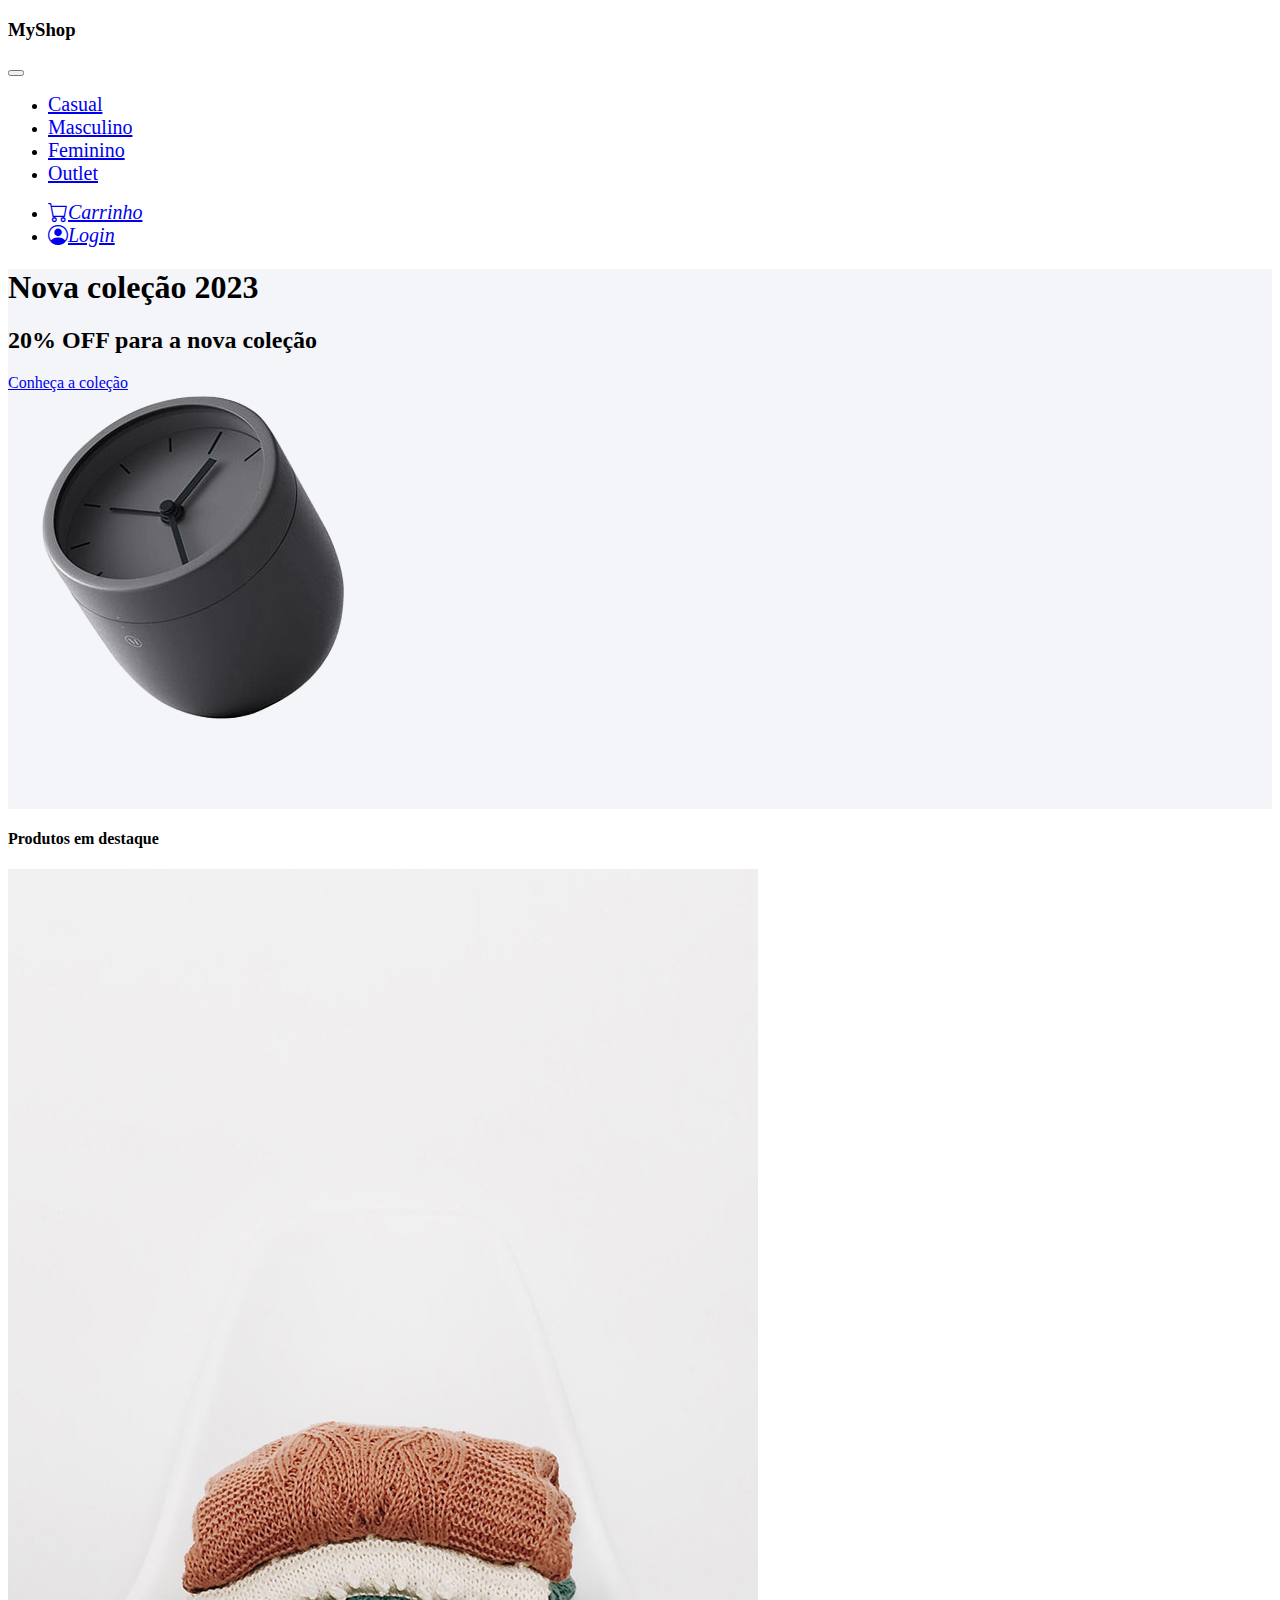
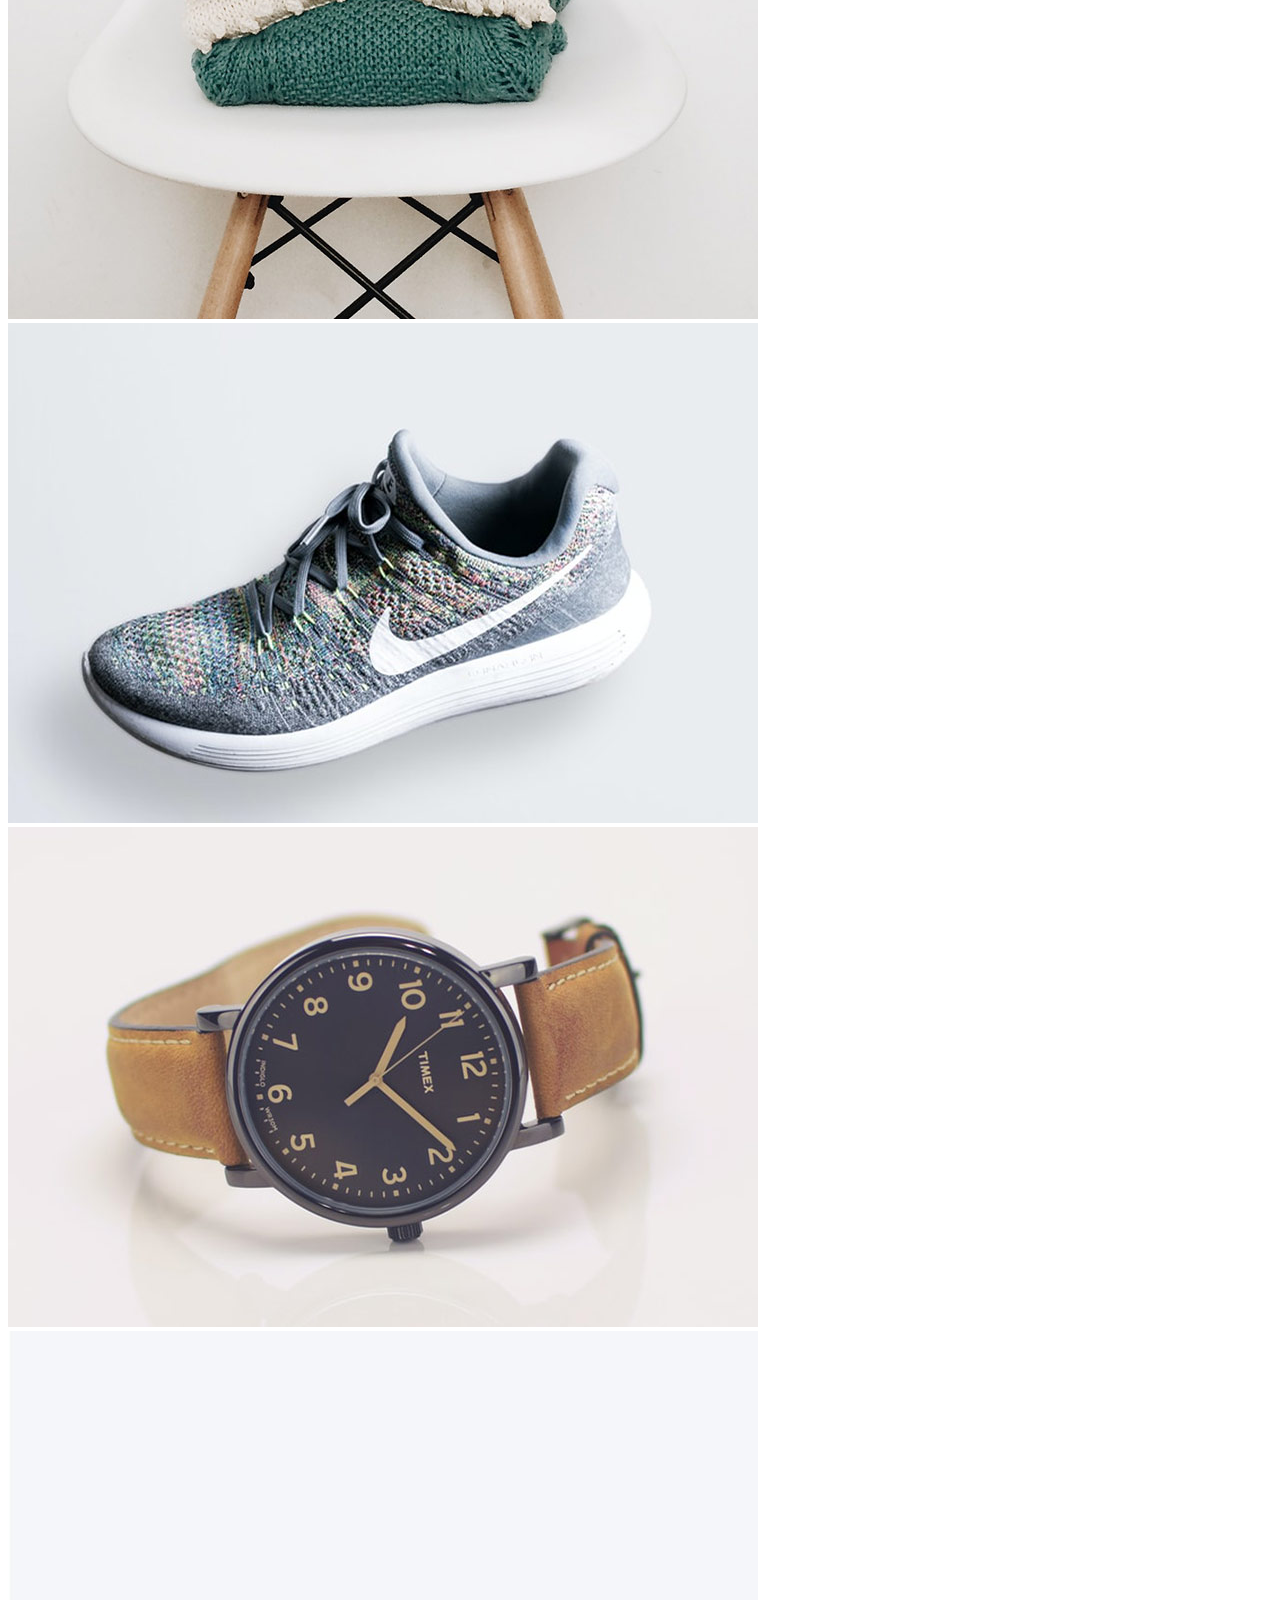
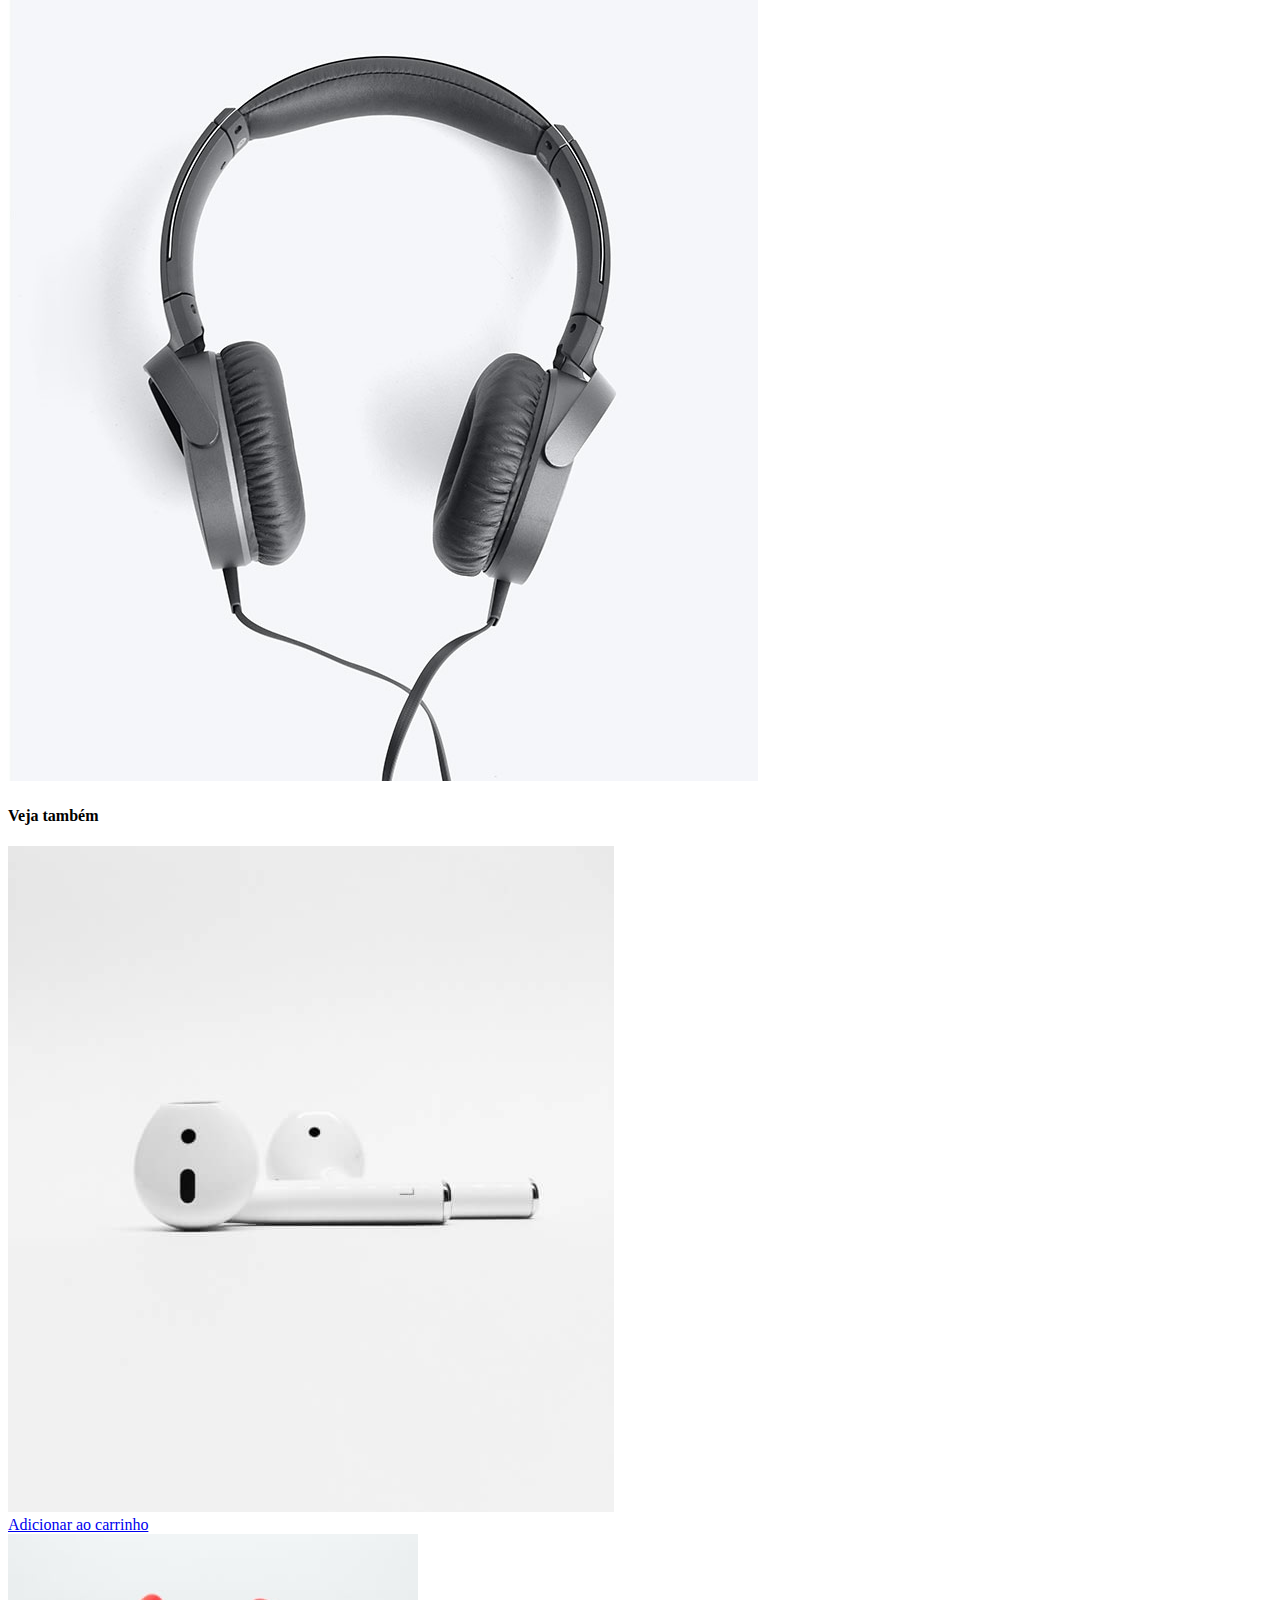
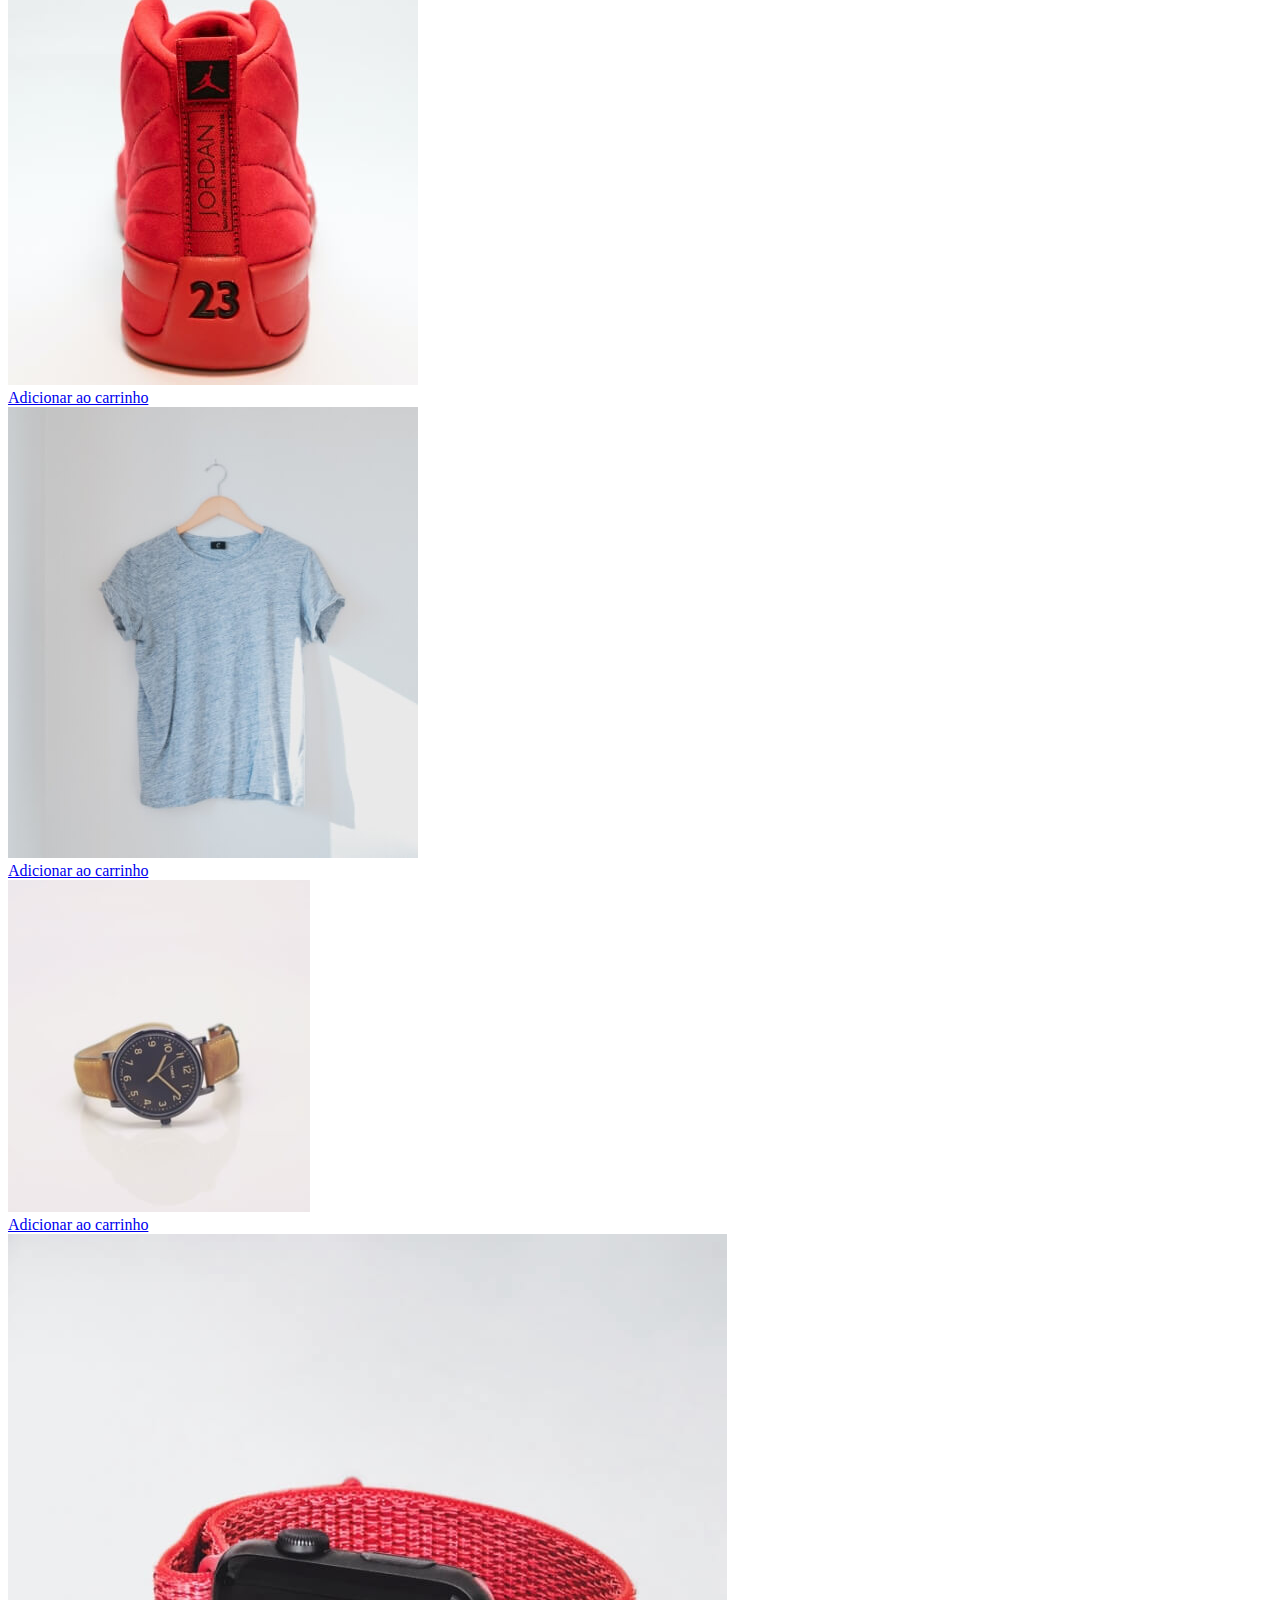
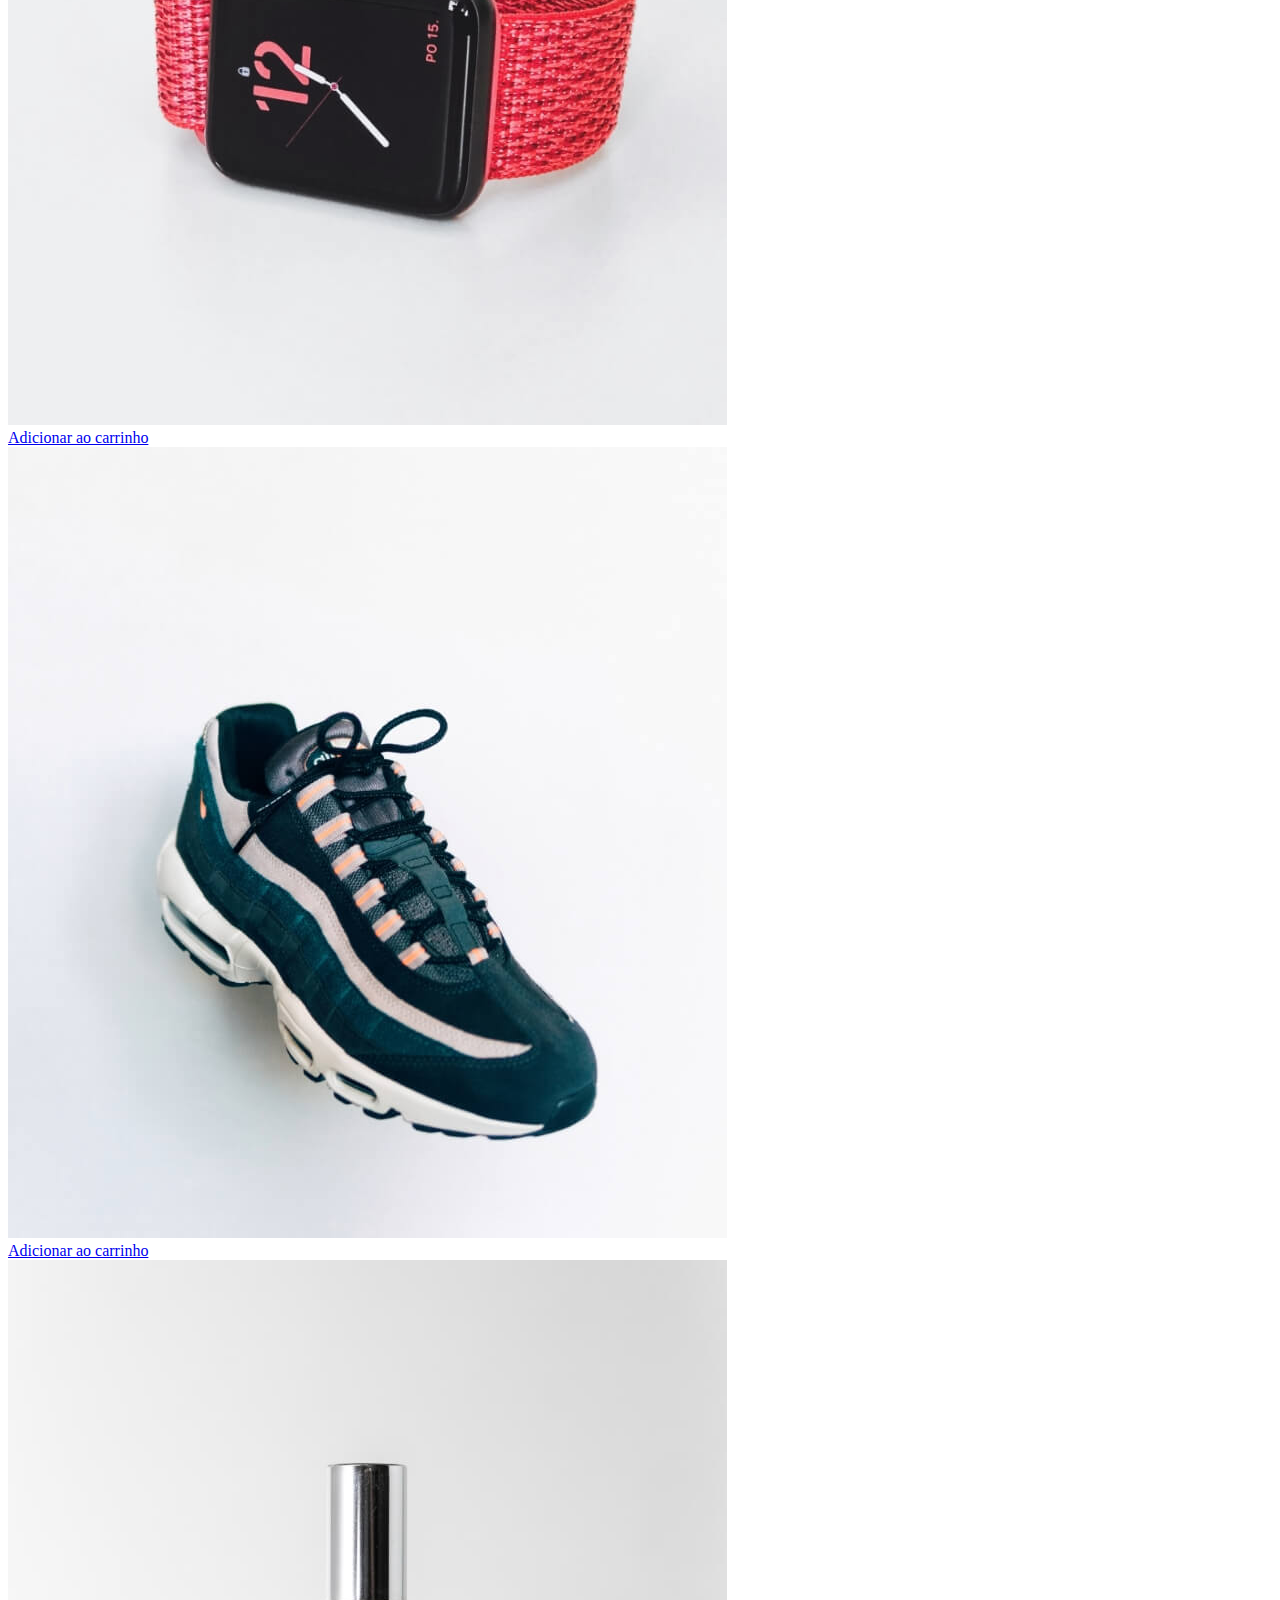
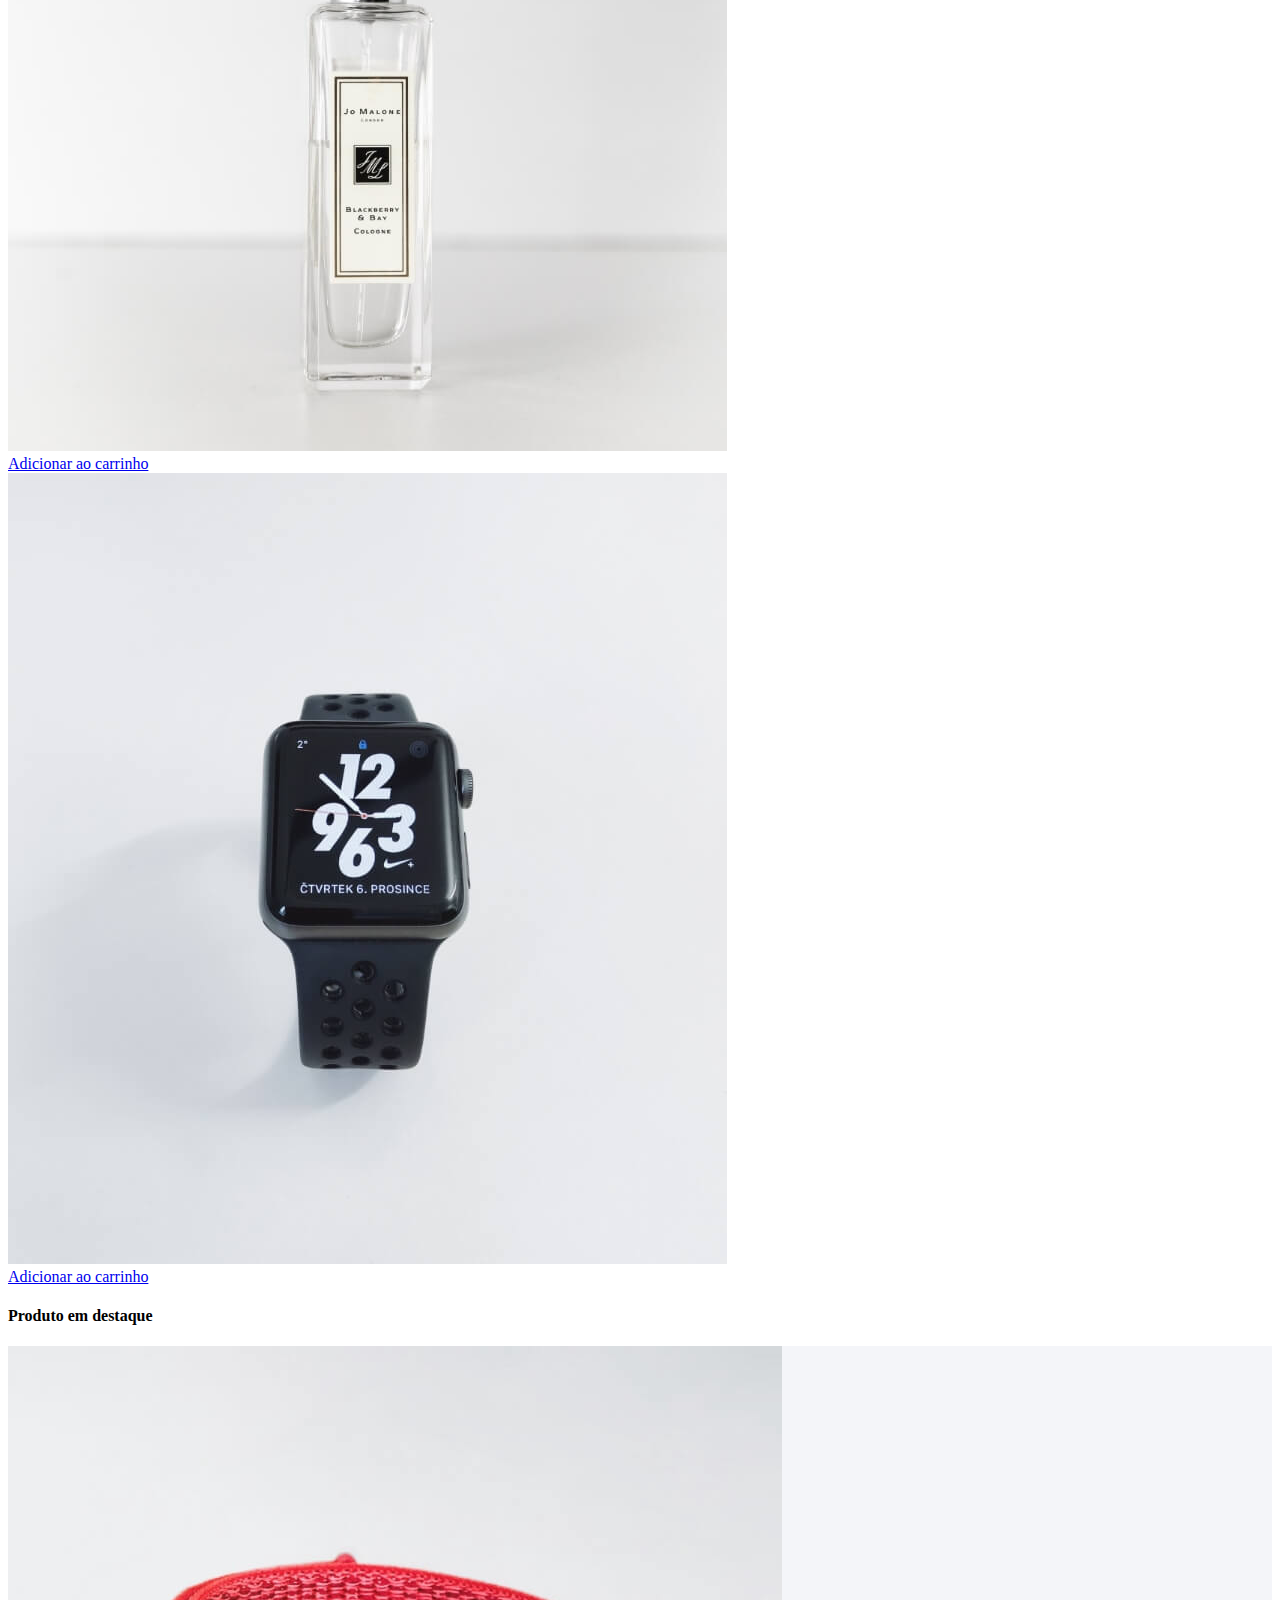
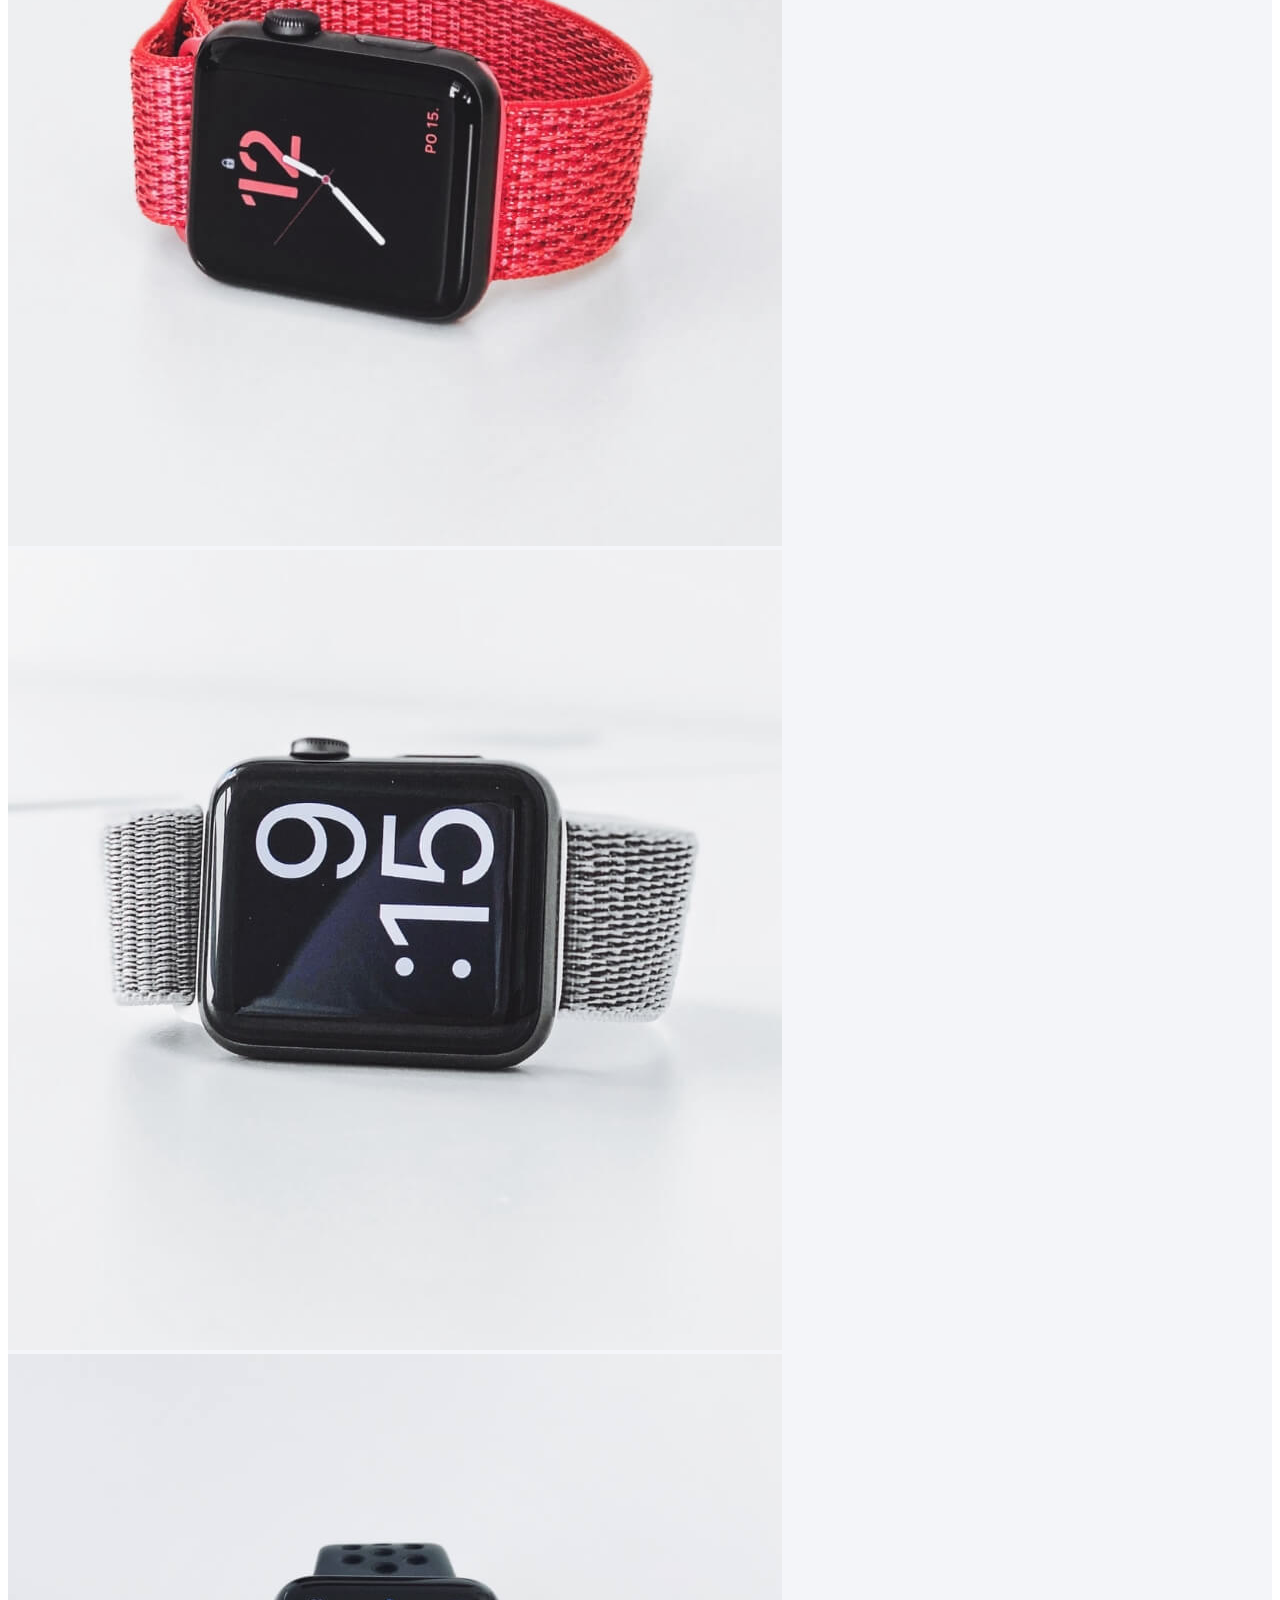
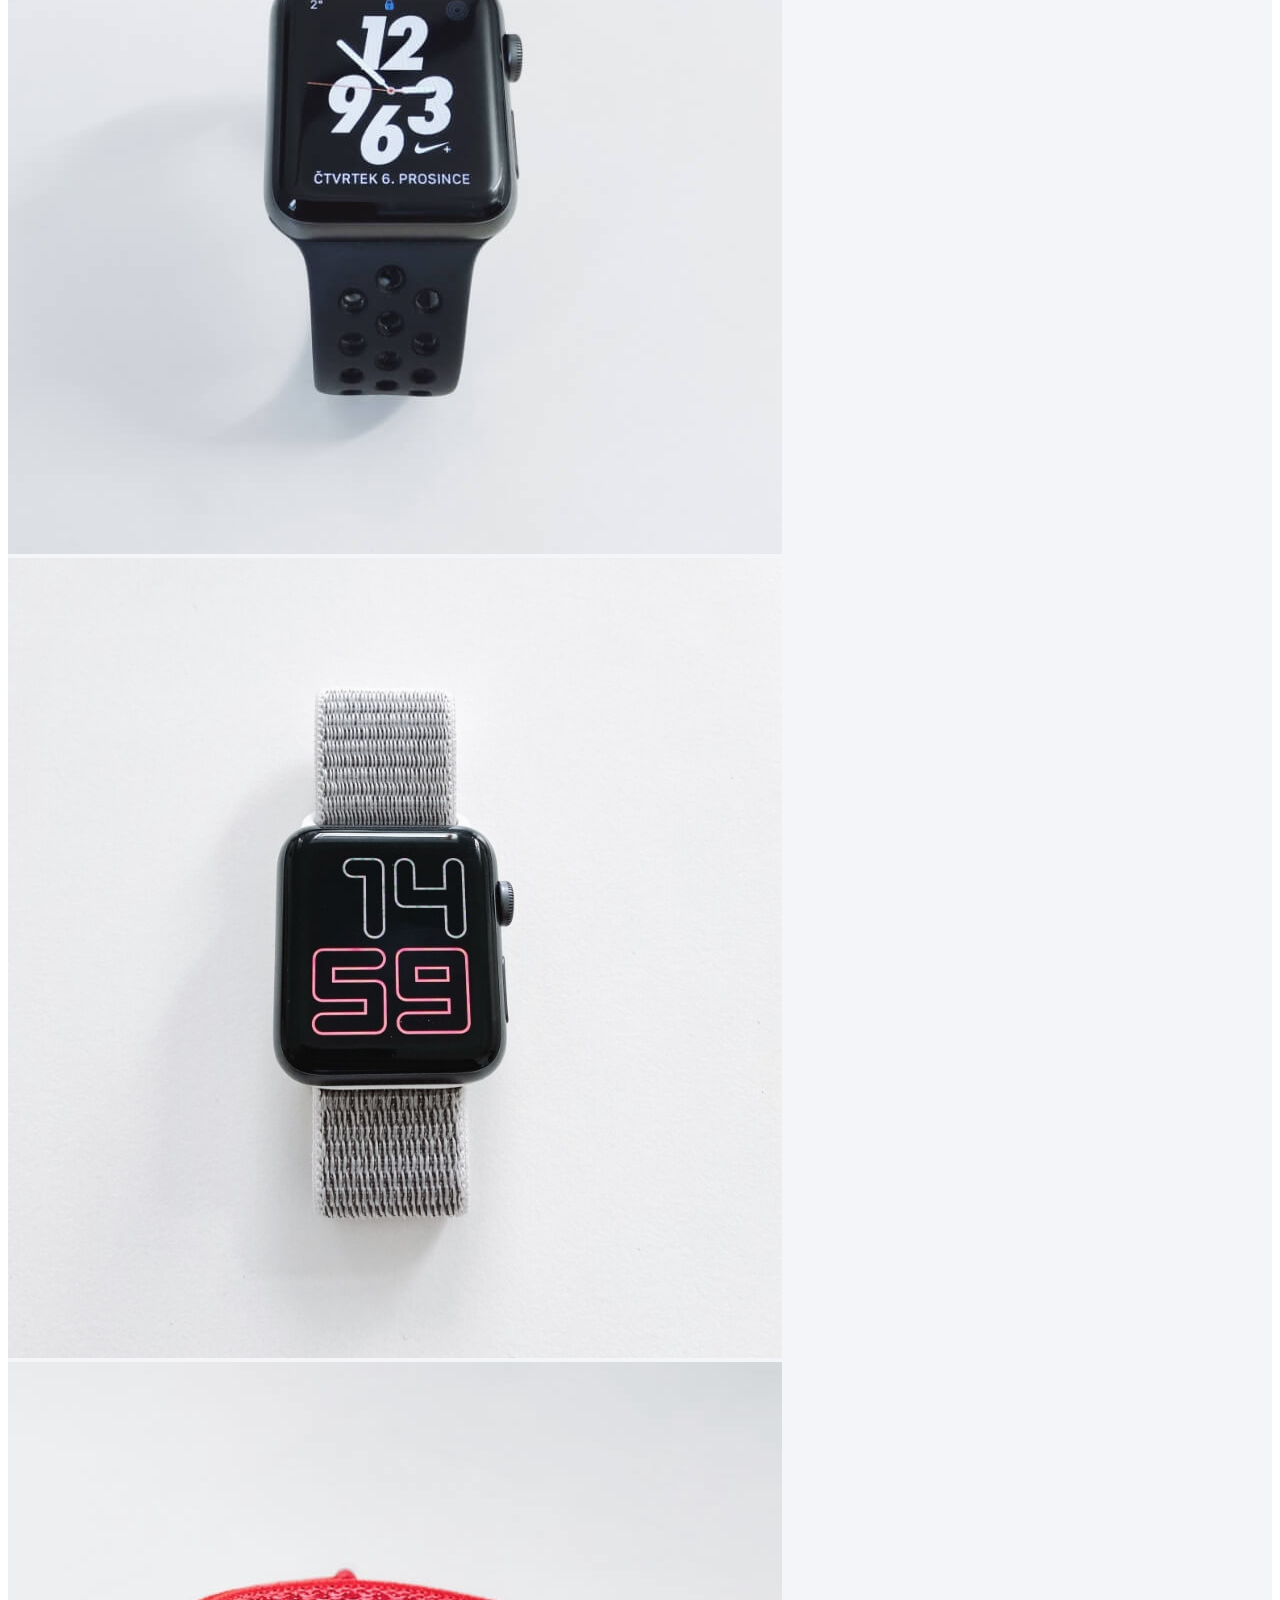
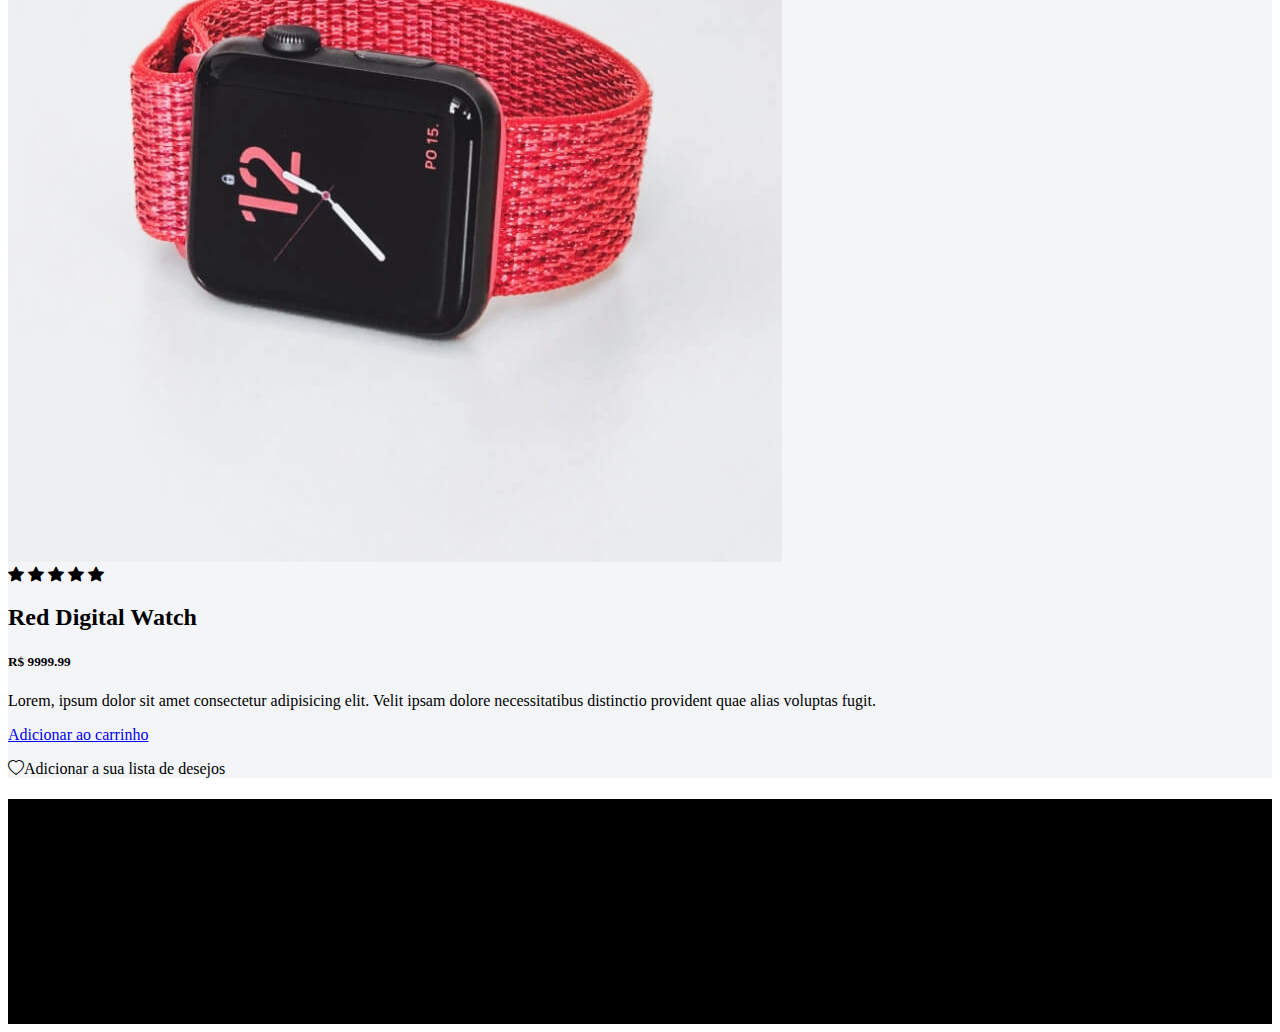
<file: cp04/index.html>
<!DOCTYPE html>
<html lang="en">
<head>
    <meta charset="UTF-8">
    <meta name="viewport" content="width=device-width, initial-scale=1.0">

    <title>Checkpoint Front-end</title>

    <!-- BS Icons -->
    <link rel="stylesheet" href="https://cdn.jsdelivr.net/npm/bootstrap-icons@1.10.5/font/bootstrap-icons.css">

    <!-- Chamada CSS BS -->
    <link href="https://cdn.jsdelivr.net/npm/bootstrap@5.3.1/dist/css/bootstrap.min.css" rel="stylesheet"
        integrity="sha384-4bw+/aepP/YC94hEpVNVgiZdgIC5+VKNBQNGCHeKRQN+PtmoHDEXuppvnDJzQIu9" crossorigin="anonymous">

    <!-- Chamada da minha CSS -->
    <link rel="stylesheet" href="./assets/css/styles.css">

</head>
<body>

    <!-- Parte 1 - Header -->
    <header class="container my-4">
      <nav class="navbar navbar-expand-lg">

        <div class="container">

            <h3>MyShop</h3>
            <button class="navbar-toggler" type="button" data-bs-toggle="collapse" data-bs-target="#navbarText" aria-controls="navbarText" aria-expanded="false" aria-label="Toggle navigation">
              <span class="navbar-toggler-icon"></span>
            </button>

          <div class="collapse navbar-collapse" id="navbarText">
            
            <ul class="navbar-nav mx-auto">
              <li class="nav-item">
                <a class="nav-link" href="#">Casual</a>
              </li>
              <li class="nav-item">
                <a class="nav-link" href="#">Masculino</a>
              </li>
              <li class="nav-item">
                <a class="nav-link" href="#">Feminino</a>
              </li>
              <li class="nav-item">
                <a class="nav-link" href="#">Outlet</a>
              </li>
            </ul>

          </div>
            
            <ul class="navbar-nav ml-auto d-none d-lg-flex">
              <li class="nav-item">
                <a class="nav-link" href="#"><i class="bi bi-cart">Carrinho</i></a>
              </li>
              <li class="nav-item">
                <a class="nav-link" href="#"><i class="bi bi-person-circle">Login</i></a>
              </li>
            </ul>
            
        </div>
      </nav>
    </header>

    <!-- Parte 2 -->
    <main class="container mt-4 bg-gray ">
      <section class="row d-flex align-items-center height-60 p-5">
        <div class="col-md-6 col-lg-6">
          <h1 class="text-secondary">Nova coleção 2023</h1>
          <h2>20% OFF para a nova coleção</h2>
          <a class="btn btn-dark btn-lg font-weight-bold mt-2" href="#">Conheça a coleção</a>
        </div>
        <div class="col-md-6 col-lg-6 p-5">
          <img class="img-fluid" src="./images/produto-hero.png" alt="relogio em formato cilindrico">
        </div>
      </section>
    </main>

    <!-- Parte 3 -->
    <section class="container my-5">
      <h4 class="text-center">Produtos em destaque</h4>

      <div class="row d-flex align-items-center">

        <div class="col-md-4 my-4">
          <img class="w-100" src="./images/cat-img-1.jpg" alt="cadeira com roupas em cima">
        </div>

        <div class="col-md-4">
          <img class="w-100 mb-4" src="./images/cat-img-2.jpg" alt="tenis">
          <img class="w-100" src="./images/cat-img-3.jpg" alt="relogio de pulso">
        </div>

        <div class="col-md-4 my-4">
          <img class="w-100" src="./images/cat-img-4.jpg" alt="headset">
        </div>

      </div>  
    
    </section>

    <!-- Parte 4 -->
    <section class="container">
      <h4 class="text-center">Veja também</h4>

      <div class="row align-items-center my-4">
        
        <div class="col-lg-3 col-md-6">
          <img class="w-100" src="./images/product-1.jpg" alt="fones bluetooth">
          <div class="text-center">
            <a class="btn btn-outline-dark my-4" href="#">Adicionar ao carrinho</a>
          </div>
        </div>

        <div class="col-lg-3 col-md-6">
          <img class="w-100" src="./images/product-2.jpg" alt="tenis vermelho">
          <div class="text-center">
            <a class="btn btn-outline-dark my-4" href="#">Adicionar ao carrinho</a>
          </div>
        </div>

        <div class="col-lg-3 col-md-6">
          <img class="w-100" src="./images/product-3.jpg" alt="camisa">
          <div class="text-center">
            <a class="btn btn-outline-dark my-4" href="#">Adicionar ao carrinho</a>
          </div>
        </div> 

        <div class="col-lg-3 col-md-6">
          <img class="w-100" src="./images/product-4.jpg" alt="relogio de pulso">
          <div class="text-center">
            <a class="btn btn-outline-dark my-4" href="#">Adicionar ao carrinho</a>
          </div>
        </div>

        <div class="col-lg-3 col-md-6">
          <img class="w-100" src="./images/product-5.jpg" alt="smart watch">
          <div class="text-center">
            <a class="btn btn-outline-dark my-4" href="#">Adicionar ao carrinho</a>
          </div>
        </div>

        <div class="col-lg-3 col-md-6">
          <img class="w-100" src="./images/product-6.jpg" alt="tenis">
          <div class="text-center">
            <a class="btn btn-outline-dark my-4" href="#">Adicionar ao carrinho</a>
          </div>
        </div>

        <div class="col-lg-3 col-md-6">
          <img class="w-100" src="./images/product-7.jpg" alt="perfume">
          <div class="text-center">
            <a class="btn btn-outline-dark my-4" href="#">Adicionar ao carrinho</a>
          </div>
        </div>

        <div class="col-lg-3 col-md-6">
          <img class="w-100" src="./images/product-8.jpg" alt="smart watch">
          <div class="text-center">
            <a class="btn btn-outline-dark my-4" href="#">Adicionar ao carrinho</a>
          </div>
        </div>

      </div>
        
    </section>

    <!-- Parte 5 -->
    <section class="container">
      <h4 class="text-center my-4">Produto em destaque</h4>

      <div class="container row mt-4 p-4 bg-gray">

        <div class="col-md-2 d-flex mb-4">
          <div class="col-6">
            <img class="w-75 mb-3" src="./images/product-detail-1.jpg" alt="smart watch">
            <img class="w-75" src="./images/product-detail-3.jpg" alt="smart watch">
          </div>
          <div class="col-6">
            <img class="w-75 mb-3" src="./images/product-detail-2.jpg" alt="smart watch">
            <img class="w-75" src="./images/product-detail-4.jpg" alt="smart watch">
          </div>
        </div>

        <div class="col-md-6">
          <img class="w-100" src="./images/product-detail-1.jpg" alt="smart watch em destaque">
        </div>

        <div class="col-md-4">
          
          <div class="mx-2">
            <i class="bi bi-star-fill"></i>
            <i class="bi bi-star-fill"></i>
            <i class="bi bi-star-fill"></i>
            <i class="bi bi-star-fill"></i>
            <i class="bi bi-star-fill"></i>
            <h2 class="my-1">Red Digital Watch</h2>
            <h5 class="mb-3">R$ 9999.99</h5>
            <p>Lorem, ipsum dolor sit amet consectetur adipisicing elit. Velit ipsam dolore necessitatibus distinctio provident quae alias voluptas fugit.</p>
            <a class="btn btn-dark mt-3" href="#">Adicionar ao carrinho</a>
            <p class="mt-5"><i class="bi bi-heart"></i>Adicionar a sua lista de desejos</p>
          </div>

        </div>

      </div>

    </section>

    <!-- parte 6 -->
    <footer class="container-fluid mt-5 height-25 bg-dark text-light text-center d-flex align-items-center">
      <h4  class="w-75 m-auto">Engenharia de Software Checkpoint 04 - 2023</h4>
    </footer>

    <!-- Chamada do JS do BS -->
    <script src="https://cdn.jsdelivr.net/npm/bootstrap@5.3.1/dist/js/bootstrap.bundle.min.js"
        integrity="sha384-HwwvtgBNo3bZJJLYd8oVXjrBZt8cqVSpeBNS5n7C8IVInixGAoxmnlMuBnhbgrkm" crossorigin="anonymous">
    </script>
</body>
</html>
</file>
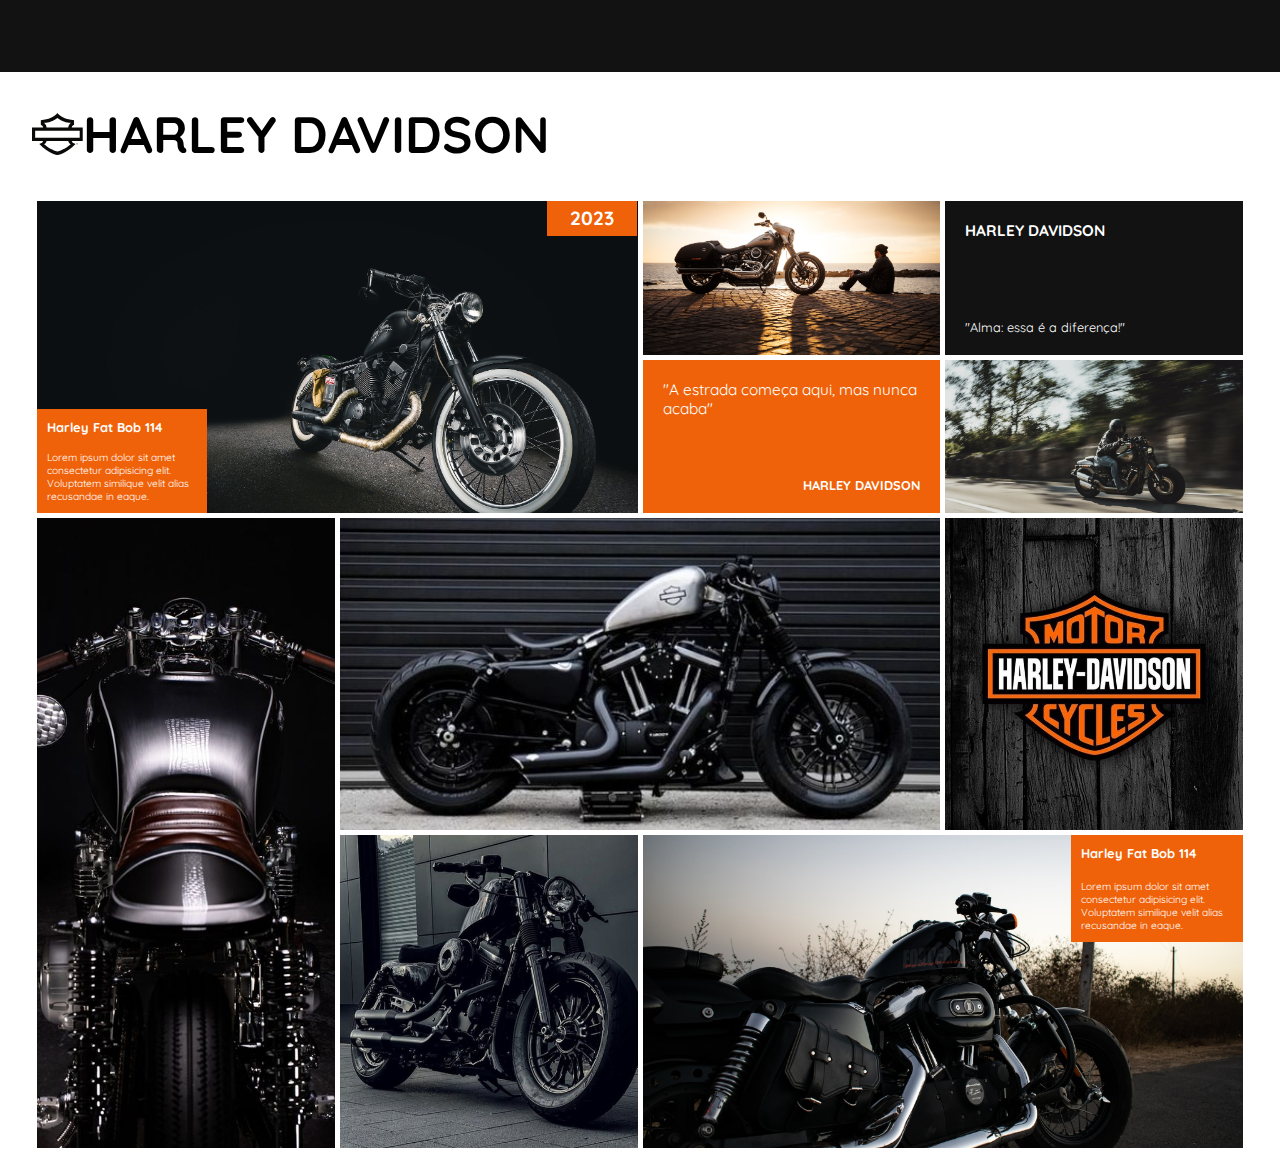
<file: cp05/index.html>
<!DOCTYPE html>
<html lang="en">
<head>
    <meta charset="UTF-8">
    <meta name="viewport" content="width=device-width, initial-scale=1.0">
    <title>CP05-front</title>

    <!-- fontawesome -->
    <link rel="stylesheet" href="https://cdnjs.cloudflare.com/ajax/libs/font-awesome/6.4.2/css/all.min.css" integrity="sha512-z3gLpd7yknf1YoNbCzqRKc4qyor8gaKU1qmn+CShxbuBusANI9QpRohGBreCFkKxLhei6S9CQXFEbbKuqLg0DA==" crossorigin="anonymous" referrerpolicy="no-referrer" />

    <!-- links fontes -->
    <link rel="preconnect" href="https://fonts.googleapis.com">
    <link rel="preconnect" href="https://fonts.gstatic.com" crossorigin>
    <link href="https://fonts.googleapis.com/css2?family=Quicksand:wght@300&display=swap" rel="stylesheet">

    <!-- links css -->
    <link rel="stylesheet" href="./css/style.css">
    <link rel="stylesheet" href="./css/header.css">
    <link rel="stylesheet" href="./css/background.css">

</head>
<body>
    <header class="header">
        <div class="icones_esquerda">
            <i class="fa-brands fa-instagram"></i>
            <i class="fa-brands fa-twitter"></i>
            <i class="fa-brands fa-twitch"></i>
            <i class="fa-brands fa-discord"></i>
            <i class="fa-brands fa-youtube"></i>
        </div>
        <div class="icones_direita">
            <i class="fa-solid fa-magnifying-glass"></i>
            <i class="fa-solid fa-user"></i>
        </div>
    </header>

    <div class="titulo">
        <img src="./imagens/logo-hd.svg" alt="Logo da harley davidson">
        <h1>HARLEY DAVIDSON</h1>
    </div>

    <main class="main">
        <section class="gallery">
            <figure class="img1 bg">
                <div class="container">
                    <h1 class="item item1">2023</h1>
                    <div class="item item2">
                        <h1>Harley Fat Bob 114</h1>
                        <p>Lorem ipsum dolor sit amet consectetur adipisicing elit. Voluptatem similique velit alias recusandae in eaque.</p>
                    </div>
                </div>
            </figure>
            <figure class="img2 bg"></figure>
            <figure class="laranja">
                <div class="container2">
                    <p>"A estrada começa aqui, mas nunca acaba"</p>
                    <h1>HARLEY DAVIDSON</h1>
                </div>
            </figure>
            <figure class="cinza">
                <div class="container3">
                    <h1>HARLEY DAVIDSON</h1>
                    <p>"Alma: essa é a diferença!"</p>
                </div>
            </figure>
            <figure class="img3 bg"></figure>
            <figure class="img4 bg"></figure>
            <figure class="img5 bg"></figure>
            <figure class="img6 bg"></figure>
            <figure class="img7 bg"></figure>
            <figure class="img8 bg">
                <div class="container4">
                    <div class="item item3">
                        <h1>Harley Fat Bob 114</h1>
                        <p>Lorem ipsum dolor sit amet consectetur adipisicing elit. Voluptatem similique velit alias recusandae in eaque.</p>
                    </div>
                </div>
            </figure>
        </section>
    </main>

</body>
</html>
</file>
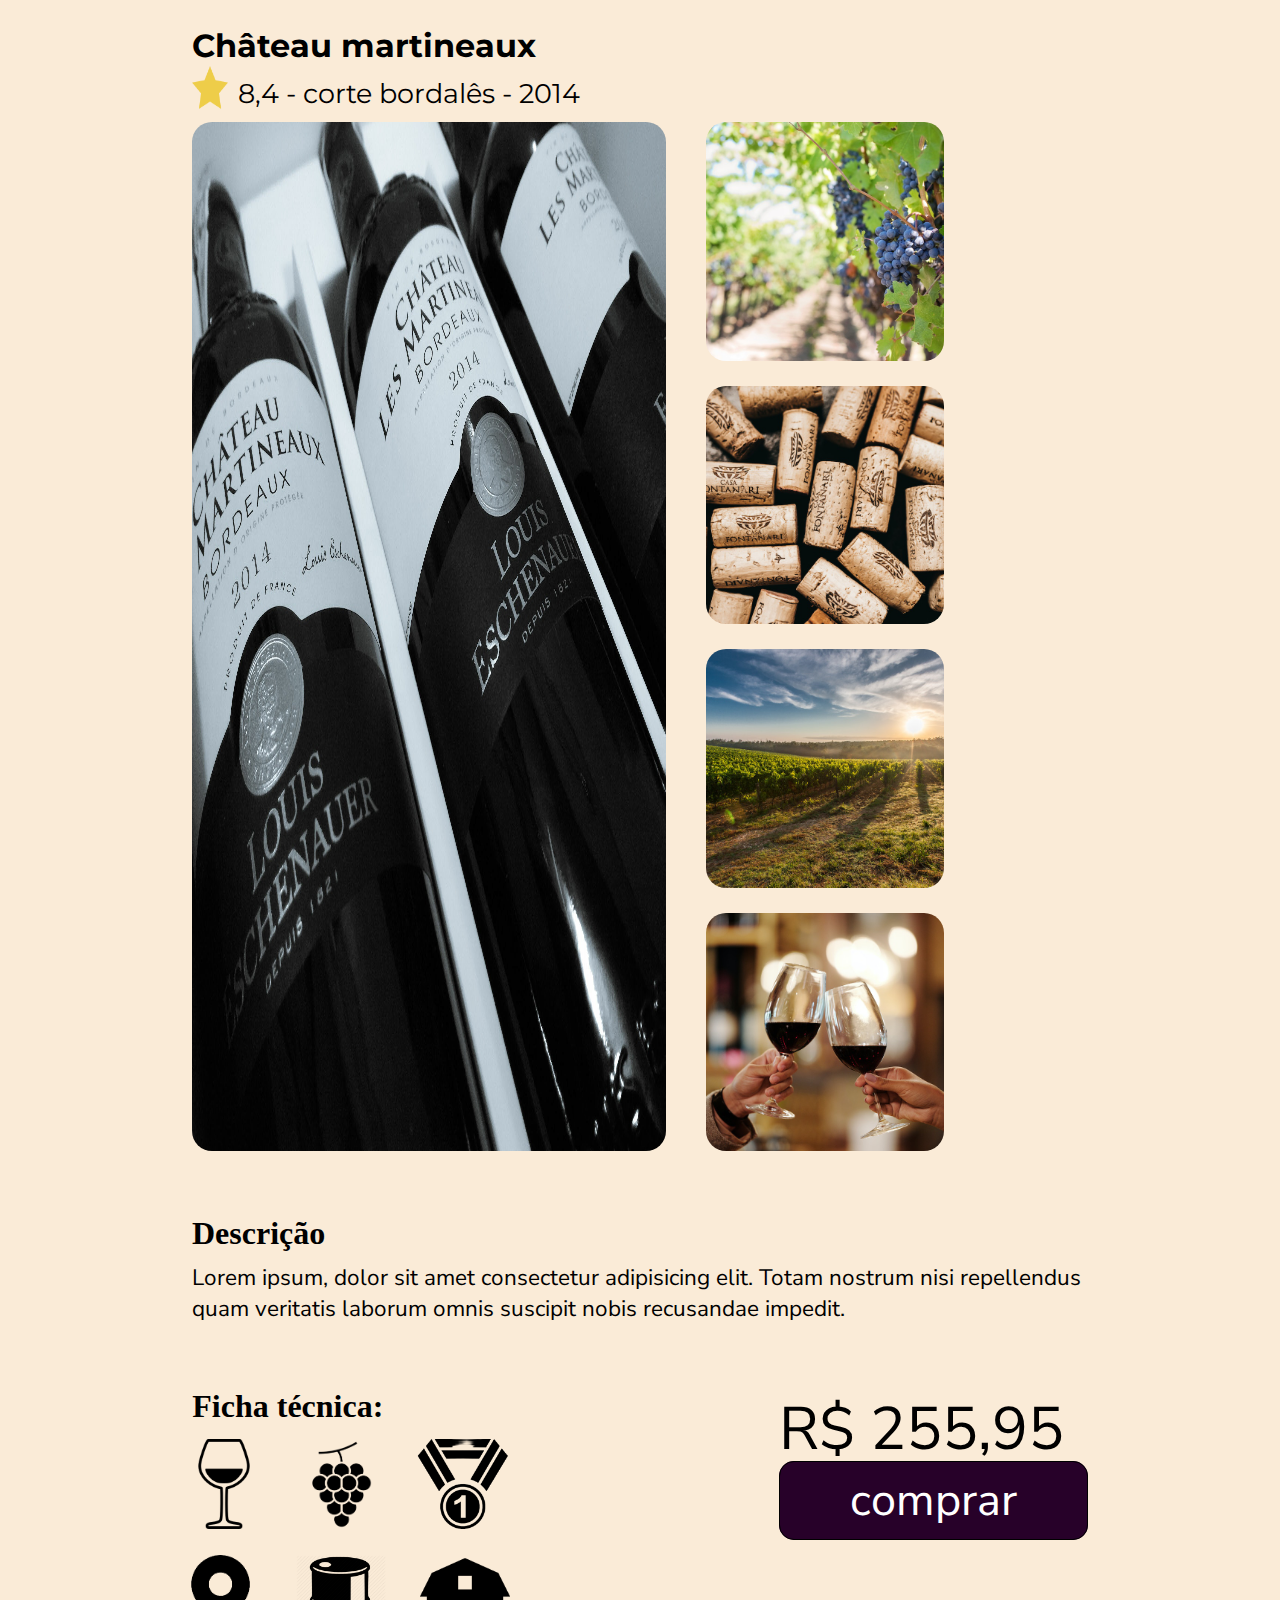
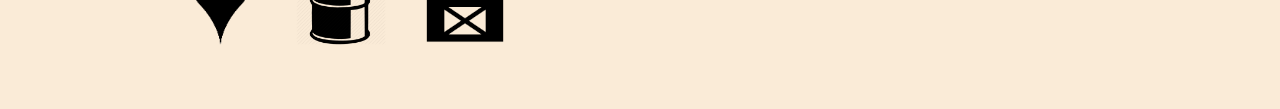
<file: cp2/index.html>
<!DOCTYPE html>
<html lang="en">
<head>
    <meta charset="UTF-8">
    <meta name="viewport" content="width=device-width, initial-scale=1.0">

    <link rel="stylesheet" href="./assets/css/styles.css">
    <link rel="stylesheet" href="./assets/css/header.css">

    <link rel="preconnect" href="https://fonts.googleapis.com">
    <link rel="preconnect" href="https://fonts.gstatic.com" crossorigin>
    <link href="https://fonts.googleapis.com/css2?family=Montserrat:ital,wght@1,500&display=swap" rel="stylesheet">

    <link rel="preconnect" href="https://fonts.googleapis.com">
    <link rel="preconnect" href="https://fonts.gstatic.com" crossorigin>
    <link href="https://fonts.googleapis.com/css2?family=Nunito+Sans&display=swap" rel="stylesheet">

    

    <title>Vinho</title>
</head>
<body>

    <header class="header">
        <h1>Château martineaux</h1>
        <div class="conteudo_header">
            <img src="./assets/imagens/estrela.png" alt="estrela">
            <p>8,4 - corte bordalês - 2014</p>
        </div>
    </header>

    <div class="conteudo">
        <img class="imagem_principal" src="./assets/imagens/imagem principal.jpg" alt="vinho Château martineaux">
        <div class="imagens_menores">
            <img src="./assets/imagens/imagem1.jpg" alt="uva">
            <img src="./assets/imagens/imagem2.jpg" alt="rolha">
            <img src="./assets/imagens/imagem3.jpg" alt="produção de vinho">
            <img src="./assets/imagens/imagem4.jpg" alt="taças de vinho">
        </div>
    </div>

    <div class="descricao">
        <h1>Descrição</h1>
        <p>Lorem ipsum, dolor sit amet consectetur adipisicing elit. Totam nostrum nisi repellendus quam veritatis laborum omnis suscipit nobis recusandae impedit.</p>
    </div>

    <div class="ficha_tecnica">
        <div class="esquerda">
            <h1>Ficha técnica:</h1>
            <div class="esquerda_cima">
                <img src="./assets/imagens/ficha1.png" alt="ícone de taça">
                <img src="./assets/imagens/ficha2.png" alt="ícone de uva">
                <img src="./assets/imagens/ficha3.png" alt="ícone de medalha">
            </div>
            <div class="esquerda_baixo">
                <img src="./assets/imagens/ficha4.png" alt="ícone de localização">
                <img src="./assets/imagens/ficha5.png" alt="ícone de barril">
                <img src="./assets/imagens/ficha6.png" alt="ícone de celeiro">
            </div>
        </div>
    <div class="direita">
        <p class="titulo">R$ 255,95</p>
        <a href="">comprar</a>
    </div>

</body>
</html>
</file>
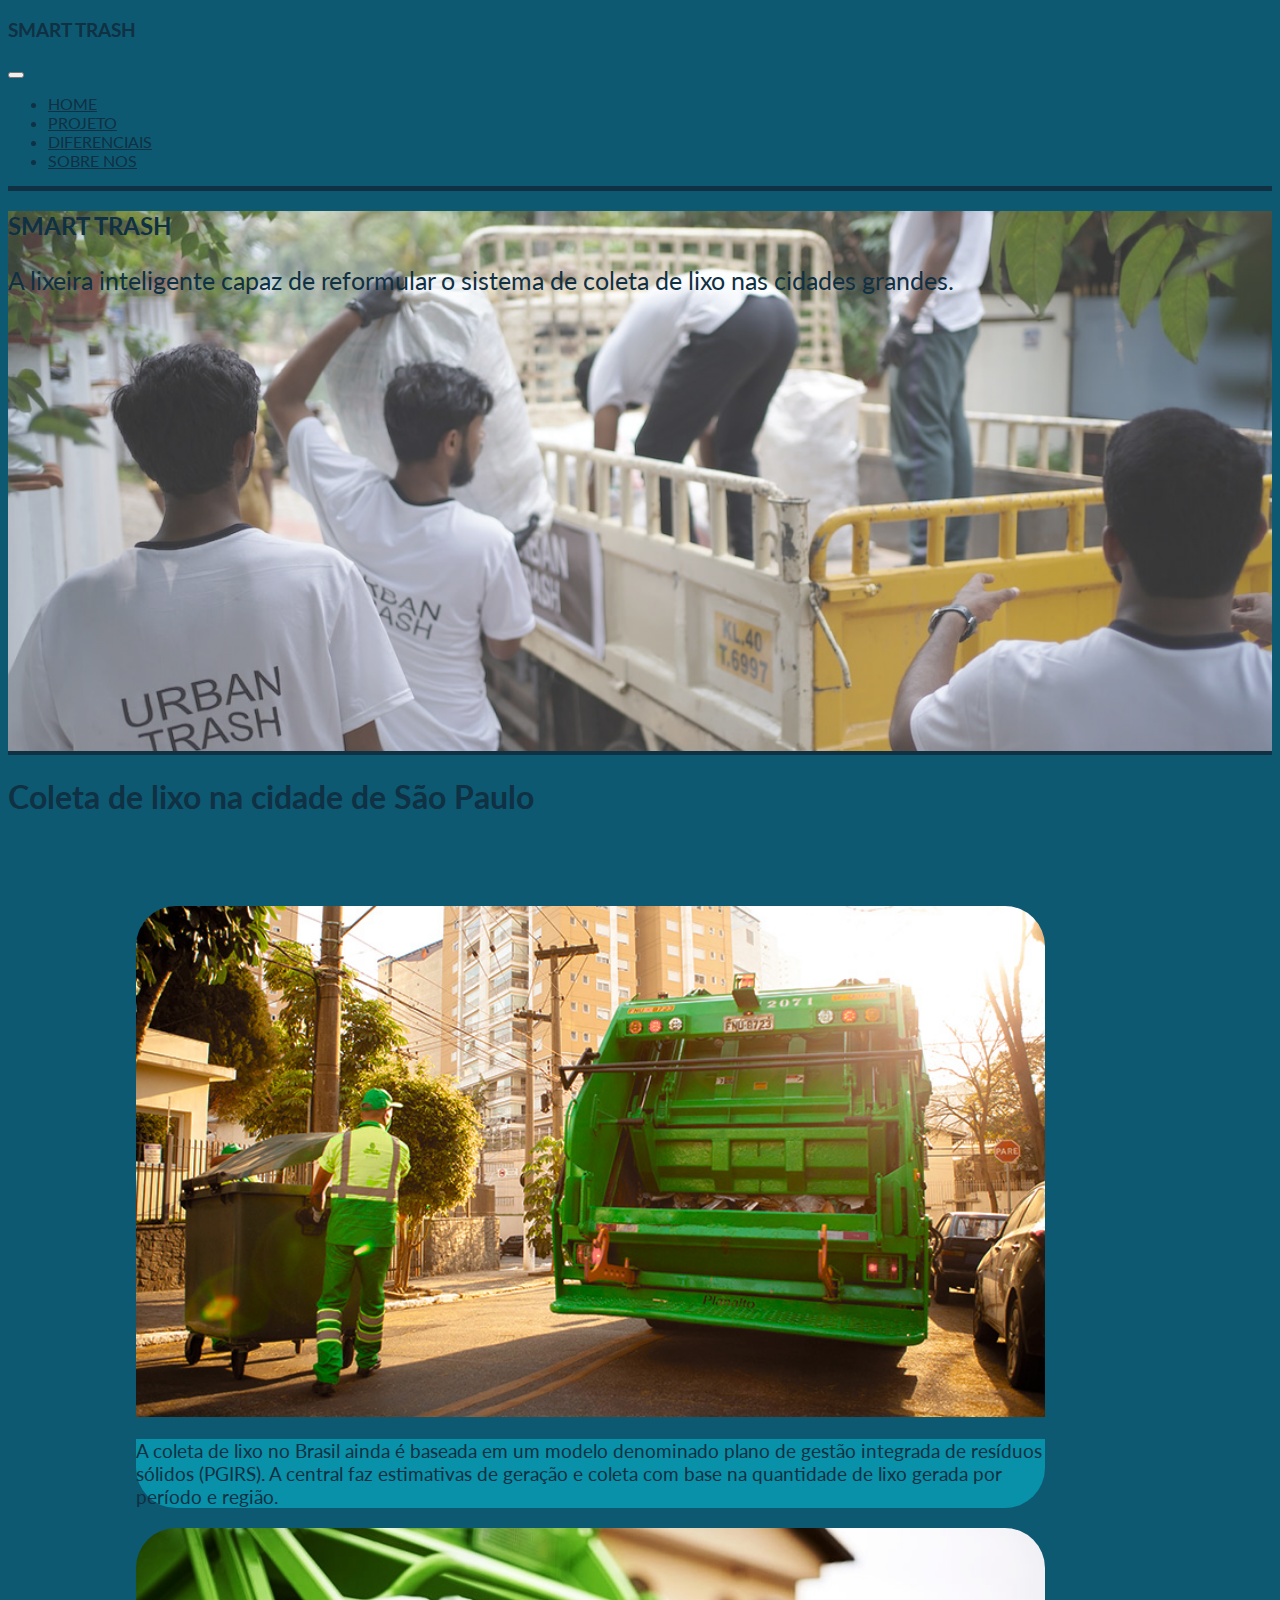
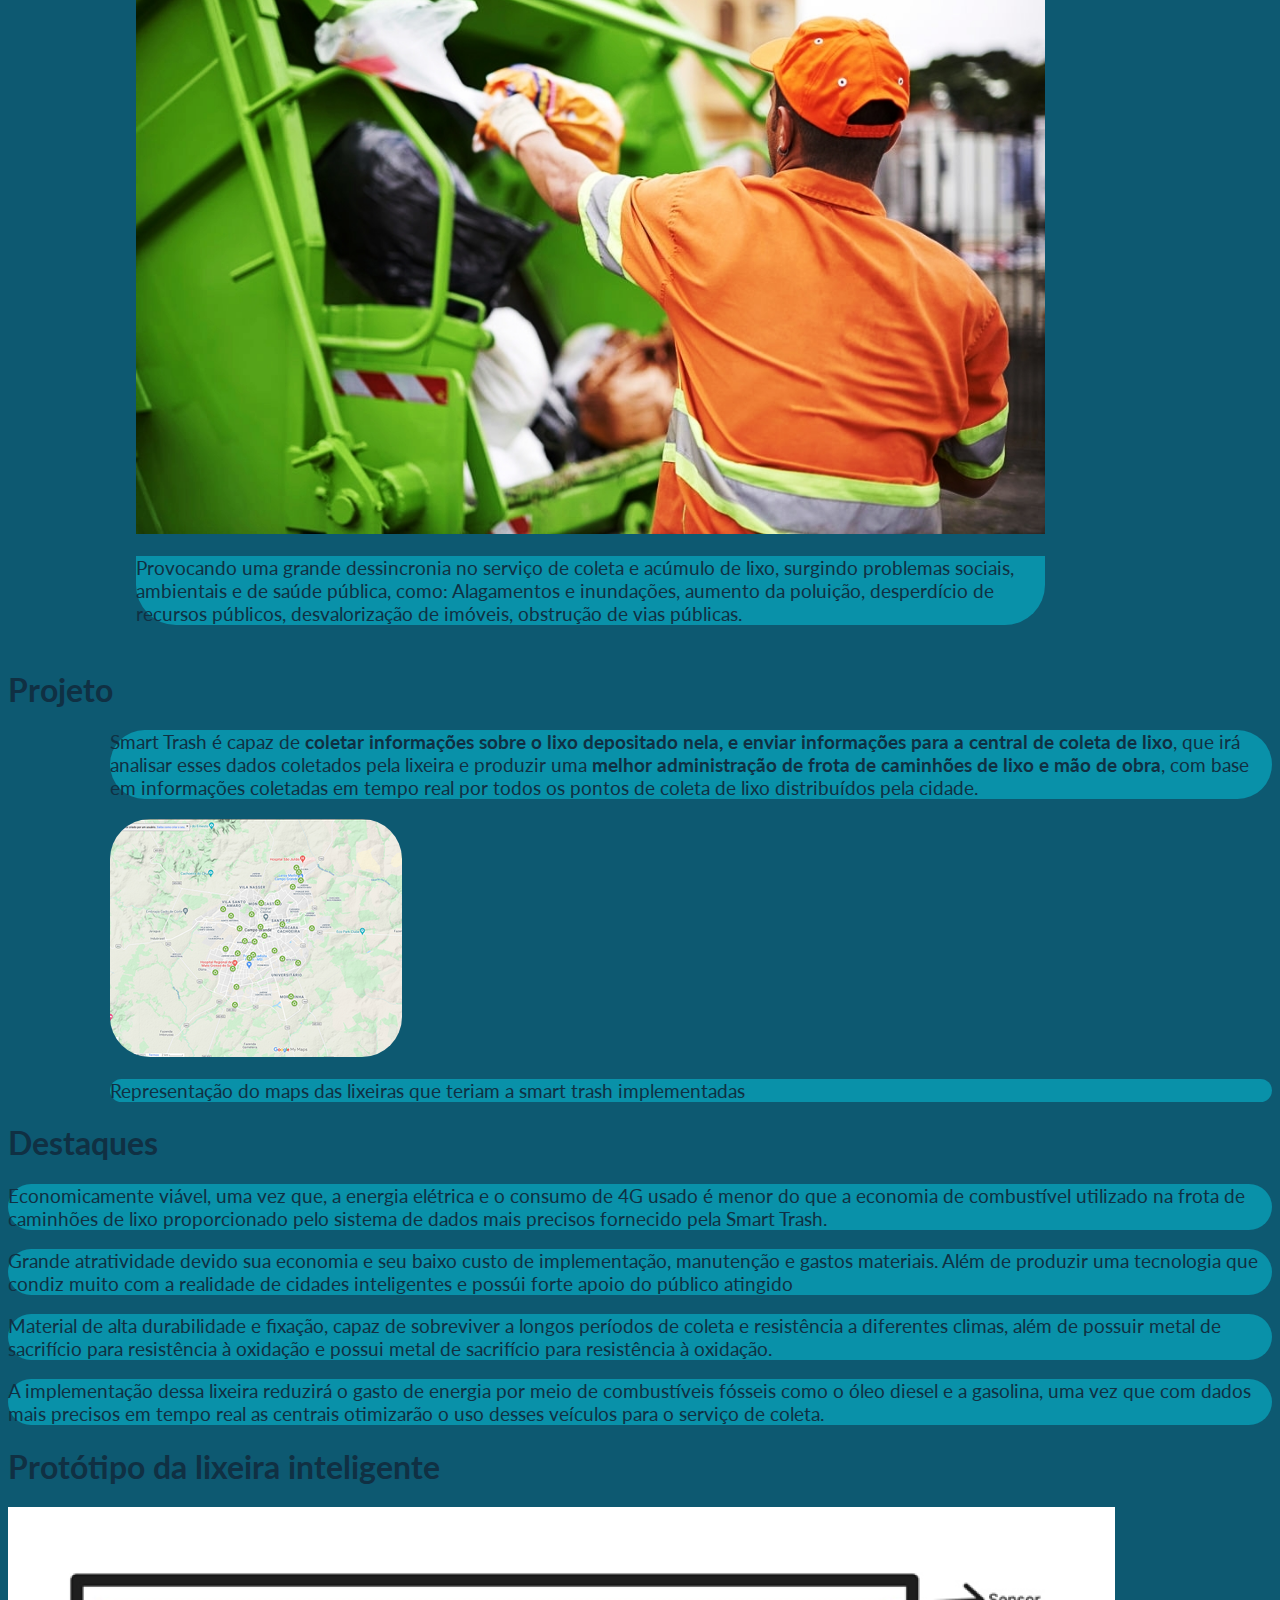
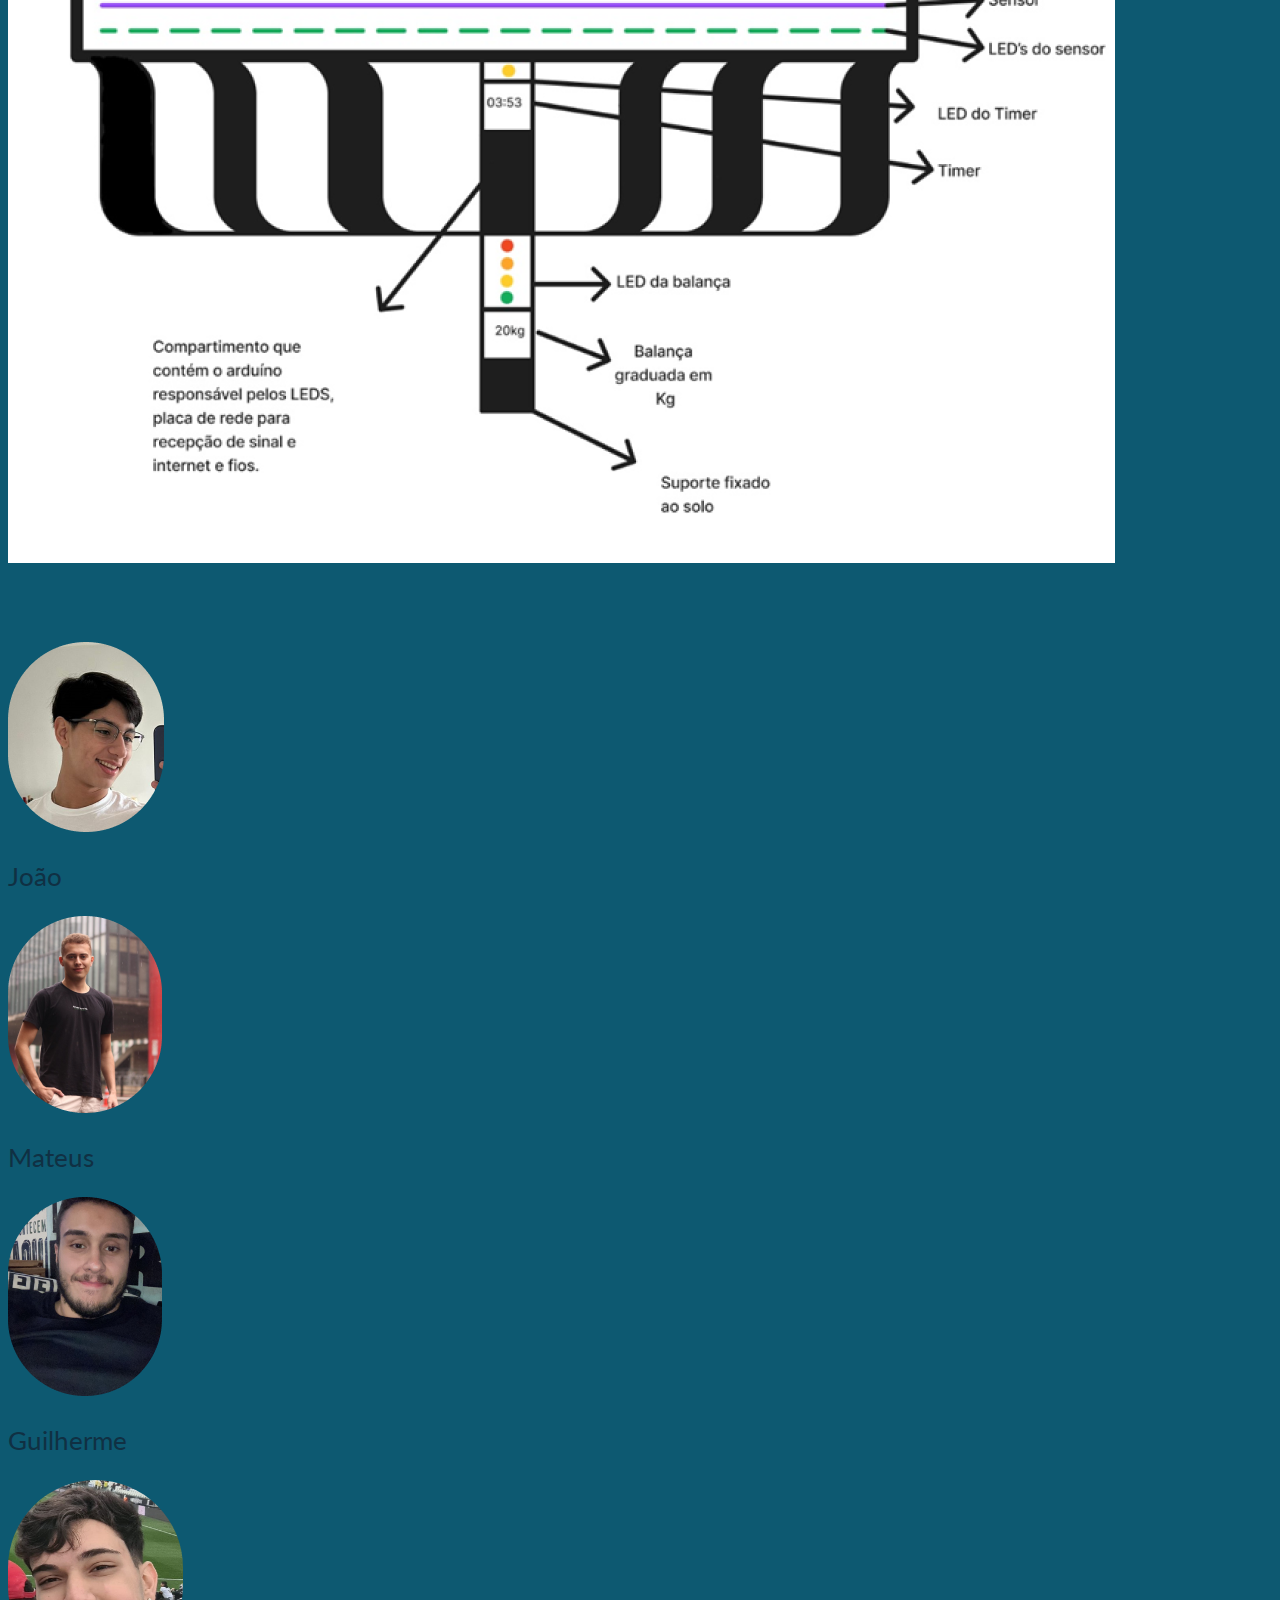
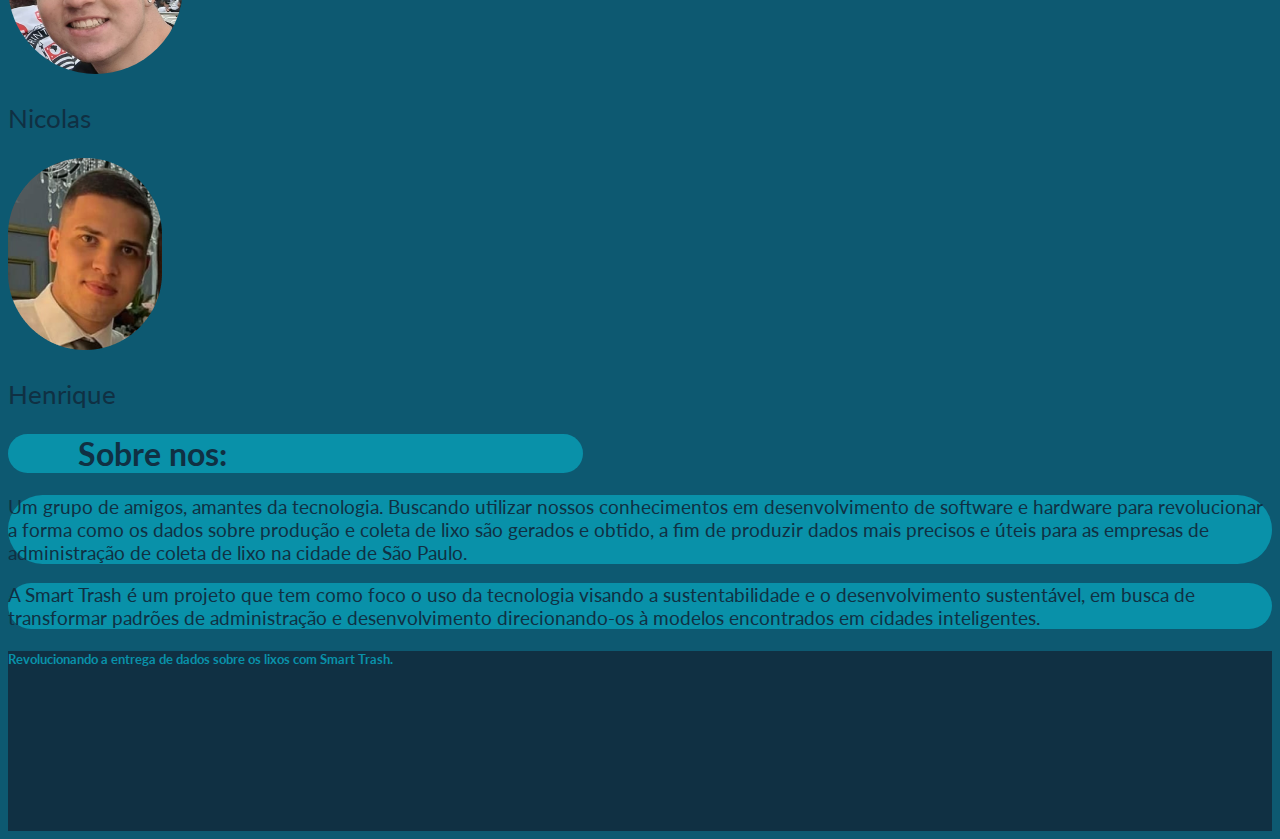
<file: sprint03/index.html>
<!DOCTYPE html>
<html lang="en">
<head>
    <meta charset="UTF-8">
    <meta name="viewport" content="width=device-width, initial-scale=1.0">
    <title>sprint03</title>

    <!-- link fonte -->
    <link rel="preconnect" href="https://fonts.googleapis.com">
  <link rel="preconnect" href="https://fonts.gstatic.com" crossorigin>
    <link href="https://fonts.googleapis.com/css2?family=Lato&display=swap" rel="stylesheet">

    <!-- Chamada CSS BS -->
    <link href="https://cdn.jsdelivr.net/npm/bootstrap@5.3.1/dist/css/bootstrap.min.css" rel="stylesheet"
        integrity="sha384-4bw+/aepP/YC94hEpVNVgiZdgIC5+VKNBQNGCHeKRQN+PtmoHDEXuppvnDJzQIu9" crossorigin="anonymous">

    <!-- Chamada da minha CSS -->
    
    <link rel="stylesheet" href="./assets/css/style.css">

</head>
<body>

  <!-- parte 1 -->
  <header>
        <nav class="container navbar navbar-expand-lg">
  
          <div class="container my-4">
  
              <h3>SMART TRASH</h3>
              <button class="navbar-toggler" type="button" data-bs-toggle="collapse" data-bs-target="#navbarText" aria-controls="navbarText" aria-expanded="false" aria-label="Toggle navigation">
                <span class="navbar-toggler-icon"></span>
              </button>
  
            <div class="collapse navbar-collapse" id="navbarText">
              
              <ul class="navbar-nav mx-auto">
                <li class="nav-item mx-lg-5">
                  <a class="nav-link fw-bold fonte-header" href="#home">HOME</a>
                </li>
                <li class="nav-item mx-lg-5">
                  <a class="nav-link fw-bold fonte-header" href="#project">PROJETO</a>
                </li>
                <li class="nav-item mx-lg-5">
                  <a class="nav-link fw-bold fonte-header" href="#differencials">DIFERENCIAIS</a>
                </li>
                <li class="nav-item">
                  <a class="nav-link fw-bold fonte-header" href="#aboutus">SOBRE NOS</a>
                </li>
              </ul>
            </div>
        </nav>
  </header>

  <div class="divisao"></div>

  <!-- parte 2 -->
  <section class="bg-image text-center" id="home">
      <div class="container">
          <div class="row">
              <div class="d-flex justify-content-center align-items-center bg-imagem-height ">
                  <div>
                      <h2 class="display-1 p-4">SMART TRASH</h2>
                      <p class="pa-parte2">A lixeira inteligente capaz de reformular o sistema de coleta de lixo nas cidades grandes.</p>
                  </div>
              </div>
          </div>
      </div>
  </section>
  
  <div class="divisao"></div>

  <!-- parte 3 -->
  <section class="container">
    <h1 class="text-center mt-5">Coleta de lixo na cidade de São Paulo</h1>
    <div class="row margin-parte-3">
      <div class="col-md-6 col-sm-12 mb-sm-5">
        <img class="imagem-parte-3 img-fluid rounded-cima mt-5" src="./images/coleta_lixo.jpg" alt="Imagem 1 sobre coleta de lixo">
        <p class="imagem-parte-3 text-center paragrafo fundo rounded-baixo p-2">A coleta de lixo no Brasil ainda é baseada em um modelo denominado plano de gestão integrada de resíduos sólidos (PGIRS). A central faz estimativas de geração e coleta com base na quantidade de lixo gerada por período e região.</p>
      </div>
      <div class="col-md-6 col-sm-12">
        <img class="imagem-parte-3 img-fluid rounded-cima" src="./images/coleta_lixo2.jpeg" alt="Imagem 2 sobre coleta de lixo">
        <p class="imagem-parte-3 text-center paragrafo fundo rounded-baixo p-2">Provocando uma grande dessincronia no serviço de coleta e acúmulo de lixo, surgindo problemas sociais, ambientais e de saúde pública, como: Alagamentos e inundações, aumento da poluição, desperdício de recursos públicos, desvalorização de imóveis, obstrução de vias públicas.</p>
      </div>
    </div>
  </section>
  

  <!-- parte 4 -->
  <section class="container">
    <h1 class="text-center mt-5" id="project">Projeto</h1>
    <div class="row d-flex align-items-center my-5 margin-left-parte4">
      <div class="col-md-6 ">
        <p class="w-75 text-center paragrafo fundo paragrafo rounded-cima rounded-baixo p-3">Smart Trash é capaz de <strong>coletar informações sobre o lixo depositado nela, e enviar informações para a central de coleta de lixo</strong>, que irá analisar esses dados coletados pela lixeira e produzir uma <strong>melhor administração de frota de caminhões de lixo e mão de obra</strong>, com base em informações coletadas em tempo real por todos os pontos de coleta de lixo distribuídos pela cidade.</p>
      </div>
      <div class="col-md-6">
          <img class="w-100 img-fluid rounded-cima rounded-baixo " src="./images/maps.png" alt="maps dos lixos que teriam a smart trash">  
          <p class="paragrafo text-center w-100 fundo rounded-cima rounded-baixo p-2 mt-2">Representação do maps das lixeiras que teriam a smart trash implementadas</p> 
      </div>
    </div> 
  </section>

  <!-- parte 5 -->
  <section class="container my-5" id="differencials">
  <h1 class="text-center">Destaques</h1>
    <div class="text-center mt-5">
      <div class="row text-align-center">
        <div class="col-lg-3 col-md-6">
          <p class="w-100 rounded-cima rounded-baixo fundo paragrafo p-3">Economicamente viável, uma vez que, a energia elétrica e o consumo de 4G usado é menor do que a economia de combustível utilizado na frota de caminhões de lixo proporcionado pelo sistema de dados mais precisos fornecido pela Smart Trash.</p>
        </div>
        <div class="col-lg-3 col-md-6">
          <p class="w-100 rounded-cima rounded-baixo fundo paragrafo p-3">Grande atratividade devido sua economia e seu baixo custo de implementação, manutenção e gastos materiais.  Além de produzir uma tecnologia que condiz muito com a realidade de cidades inteligentes e possúi forte apoio do público atingido</p>
        </div>
        <div class="col-lg-3 col-md-6">
          <p class="w-100 rounded-cima rounded-baixo fundo paragrafo p-3">Material de alta durabilidade e fixação, capaz de sobreviver a longos períodos de coleta e resistência a diferentes climas, além de possuir metal de sacrifício para resistência à oxidação e possui metal de sacrifício para resistência à oxidação.</p>
        </div>
        <div class="col-lg-3 col-md-6">
          <p class="w-100 rounded-cima rounded-baixo fundo paragrafo p-3">A implementação dessa lixeira reduzirá o gasto de energia por meio de combustíveis fósseis como o óleo diesel e a gasolina, uma vez que com dados mais precisos em tempo real as centrais otimizarão o uso desses veículos para o serviço de coleta.</p>
        </div>
      </div>
    </div>
  </section>

  <!-- parte 6 -->
  <section class="container my-5 text-center">
    <h1 class="">Protótipo da lixeira inteligente</h1>
    <img class="fundo mt-5 img-fluid" src="./images/prototipo.png" alt="prototipo da smart trash">
  </section>

  <!-- parte 7 -->
  <section class="container" id="aboutus">
    <div class="row">
      <!-- imagens -->
      <div class="col-lg-6 col-md-12 margin-top-parte7">
        <!-- imagens cima -->
        <div class="d-flex text-center justify-content-center">
            <div class="margin-right-parte7">
                <img class="img-fluid" src="./images/joao.png" alt="Joao">
                <p class=" rounded-cima rounded-baixo nomes p-2">João</p>
            </div>
            <div class="margin-right-parte7">
                <img class="w-100 img-fluid" src="./images/mateus.png" alt="Mateus">
                <p class="rounded-cima rounded-baixo nomes p-2">Mateus</p>
            </div>
            <div>
                <img class="img-fluid" src="./images/guilherme.png" alt="Guilherme">
                <p class="rounded-cima rounded-baixo nomes p-2">Guilherme</p>
            </div>
        </div>
        <!-- imagens cima -->
        <!-- imagens baixo --> 
        <div class="d-flex text-center justify-content-center">
            <div class="margin-right-parte7">
                <img class="img fluid nicolas" src="./images/nicolas.jpeg" alt="Nicolas">
                <p class="rounded-cima rounded-baixo nomes p-2">Nicolas</p>
            </div>
            <div>
                <img class="img-fluid" src="./images/henrique.png" alt="Henrique">
                <p class="rounded-cima rounded-baixo nomes p-2">Henrique</p>
            </div>
        </div>
        <!-- imagens baixo -->
      </div>
      <!-- imagens -->
      <!-- texto -->
      <div class="col-lg-6 col-md-12">
        <h1 class="mb-5 fundo rounded-cima rounded-baixo sobre-nos text-center p-3">Sobre nos:</h1>
        <p class="paragrafo mb-5 fundo rounded-cima rounded-baixo text-center p-3">Um grupo de amigos, amantes da tecnologia. Buscando utilizar nossos conhecimentos em desenvolvimento de software e hardware para revolucionar a forma como os dados sobre produção e coleta de lixo são gerados e obtido, a fim de produzir dados mais precisos e úteis para as empresas de administração de coleta de lixo na cidade de São Paulo.</p>
        <p class="paragrafo fundo rounded-cima rounded-baixo text-center p-3">A Smart Trash é um projeto que tem como foco o uso da tecnologia visando a sustentabilidade e o desenvolvimento sustentável, em busca de transformar padrões de administração e desenvolvimento direcionando-os à modelos encontrados em cidades inteligentes.</p>
      </div>
      <!-- texto -->
    </div>  
  </section>

  <!-- parte 8 -->
  <footer class="footer divisao d-flex align-items-center justify-content-center">
    <h5>Revolucionando a entrega de dados sobre os lixos com Smart Trash.</h5>
</footer>


    <!-- Chamada do JS do BS -->
    <script src="https://cdn.jsdelivr.net/npm/bootstrap@5.3.1/dist/js/bootstrap.bundle.min.js"
        integrity="sha384-HwwvtgBNo3bZJJLYd8oVXjrBZt8cqVSpeBNS5n7C8IVInixGAoxmnlMuBnhbgrkm" crossorigin="anonymous">
    </script>
</body>
</html>
</file>
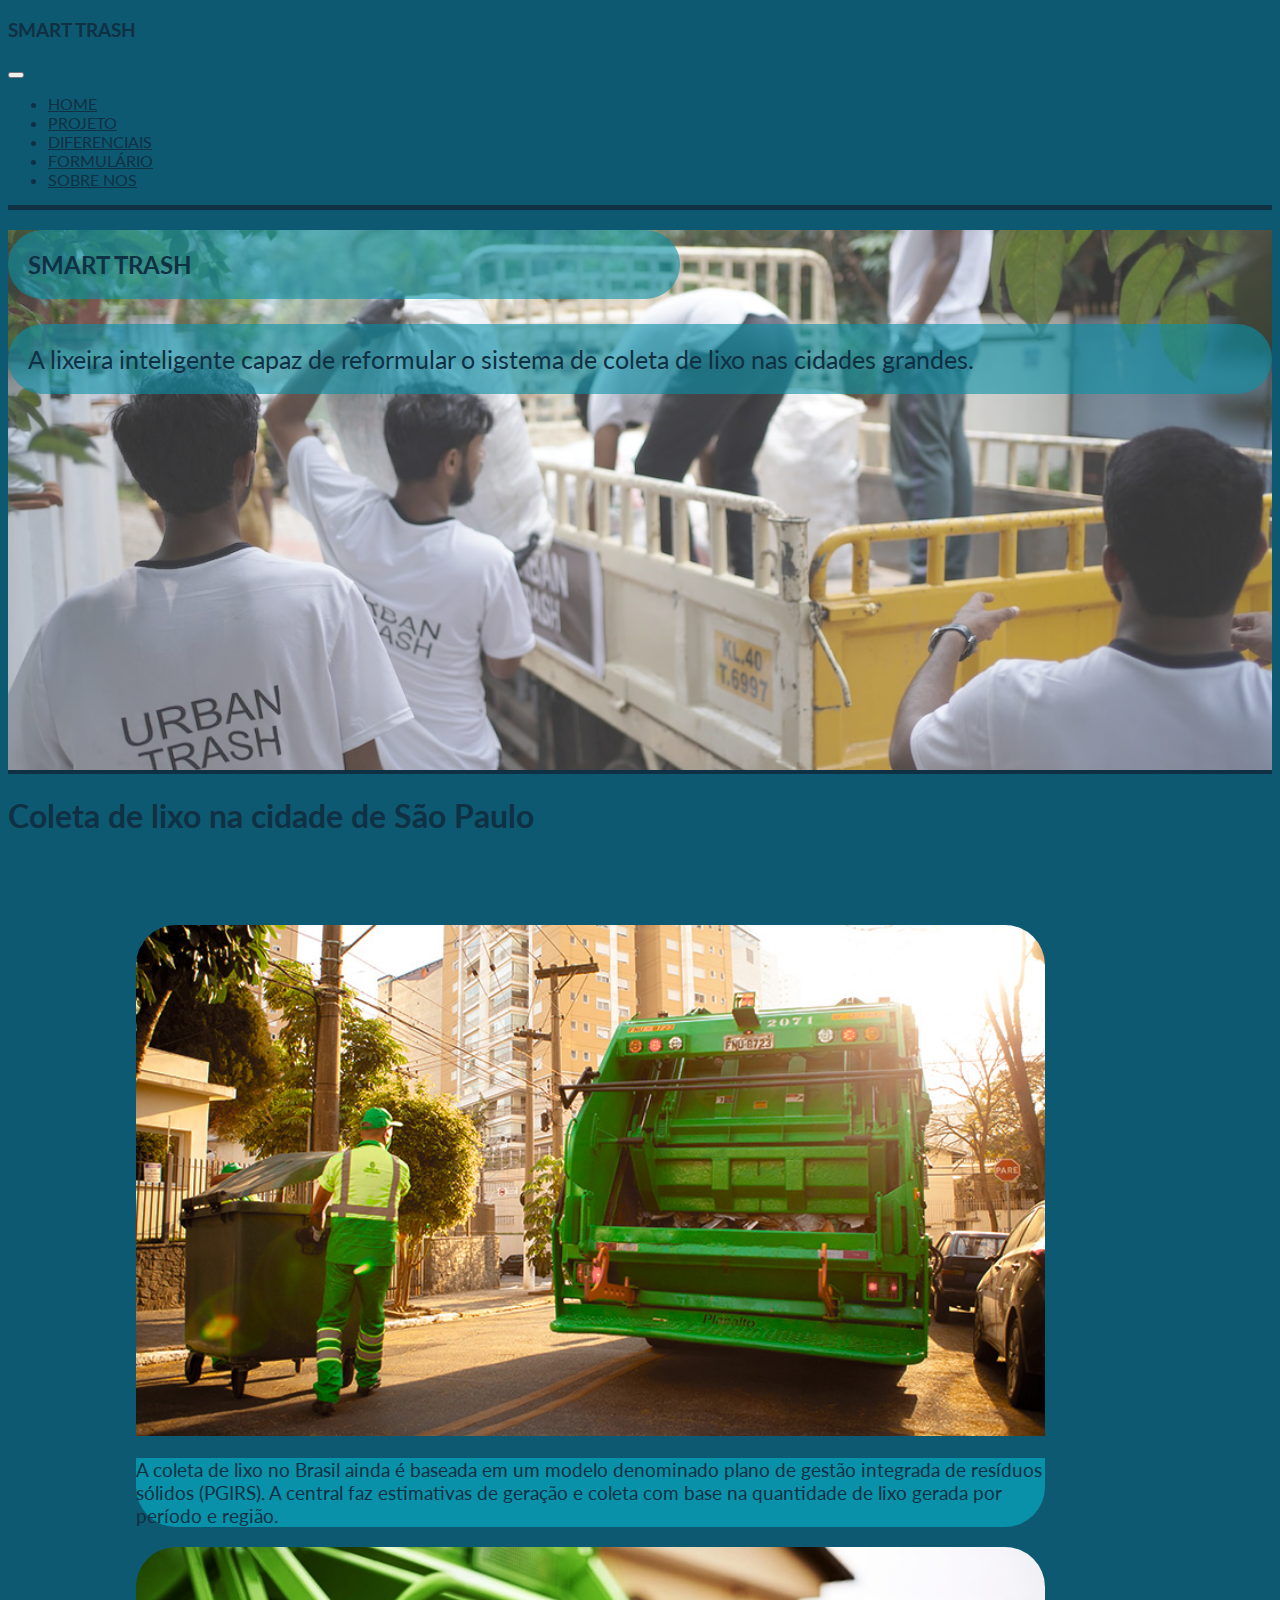
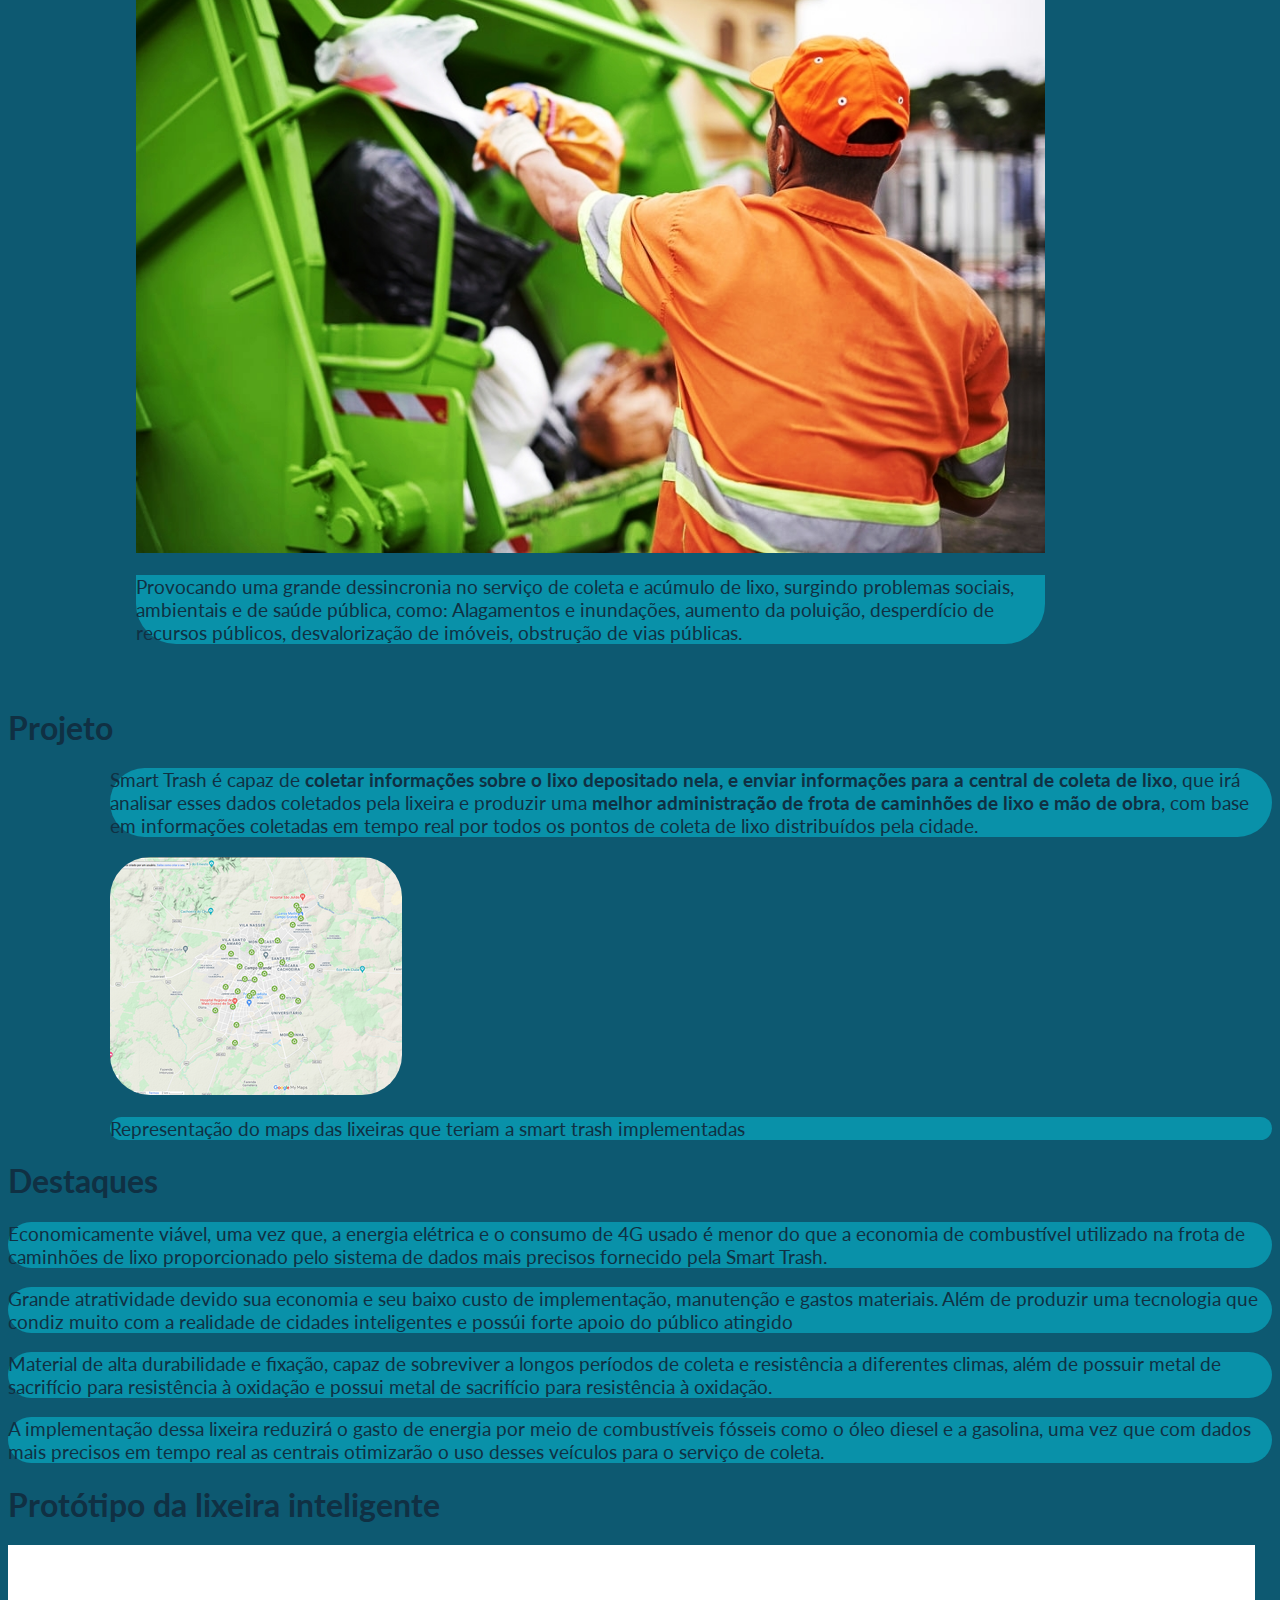
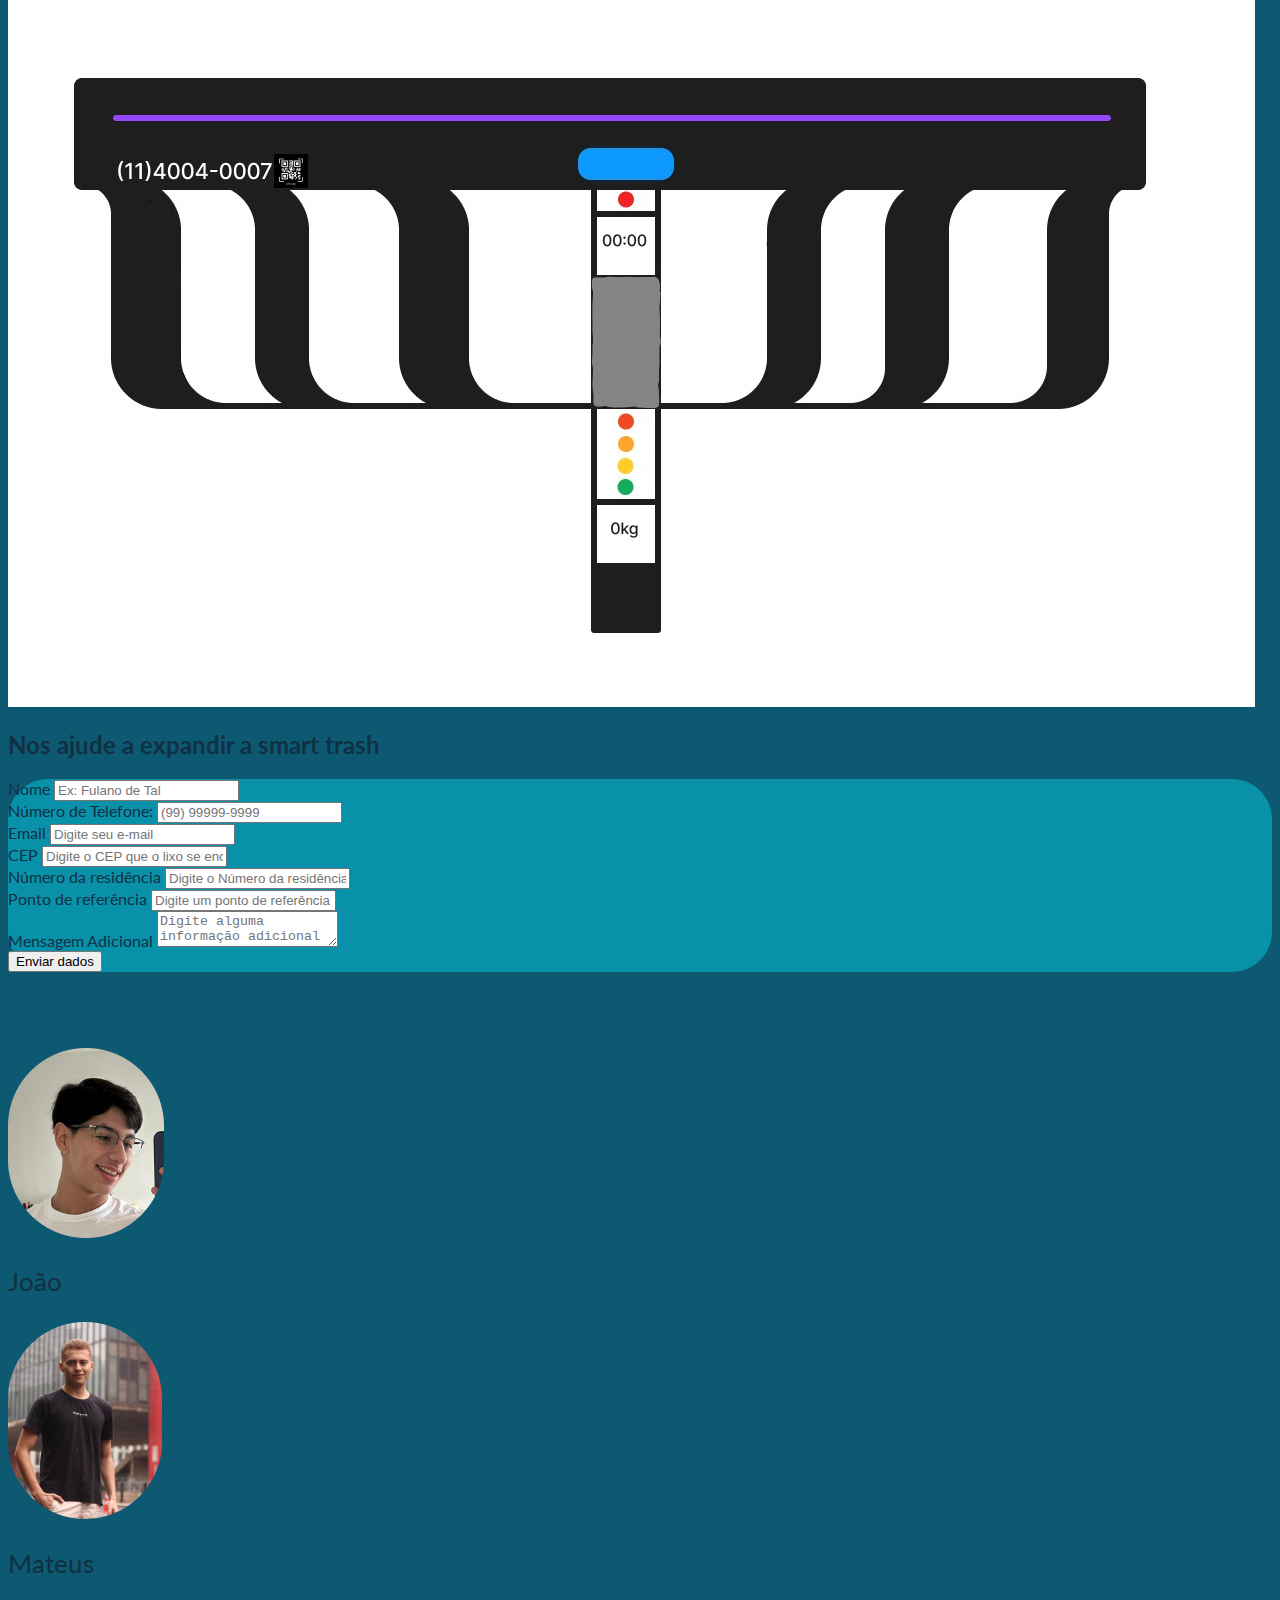
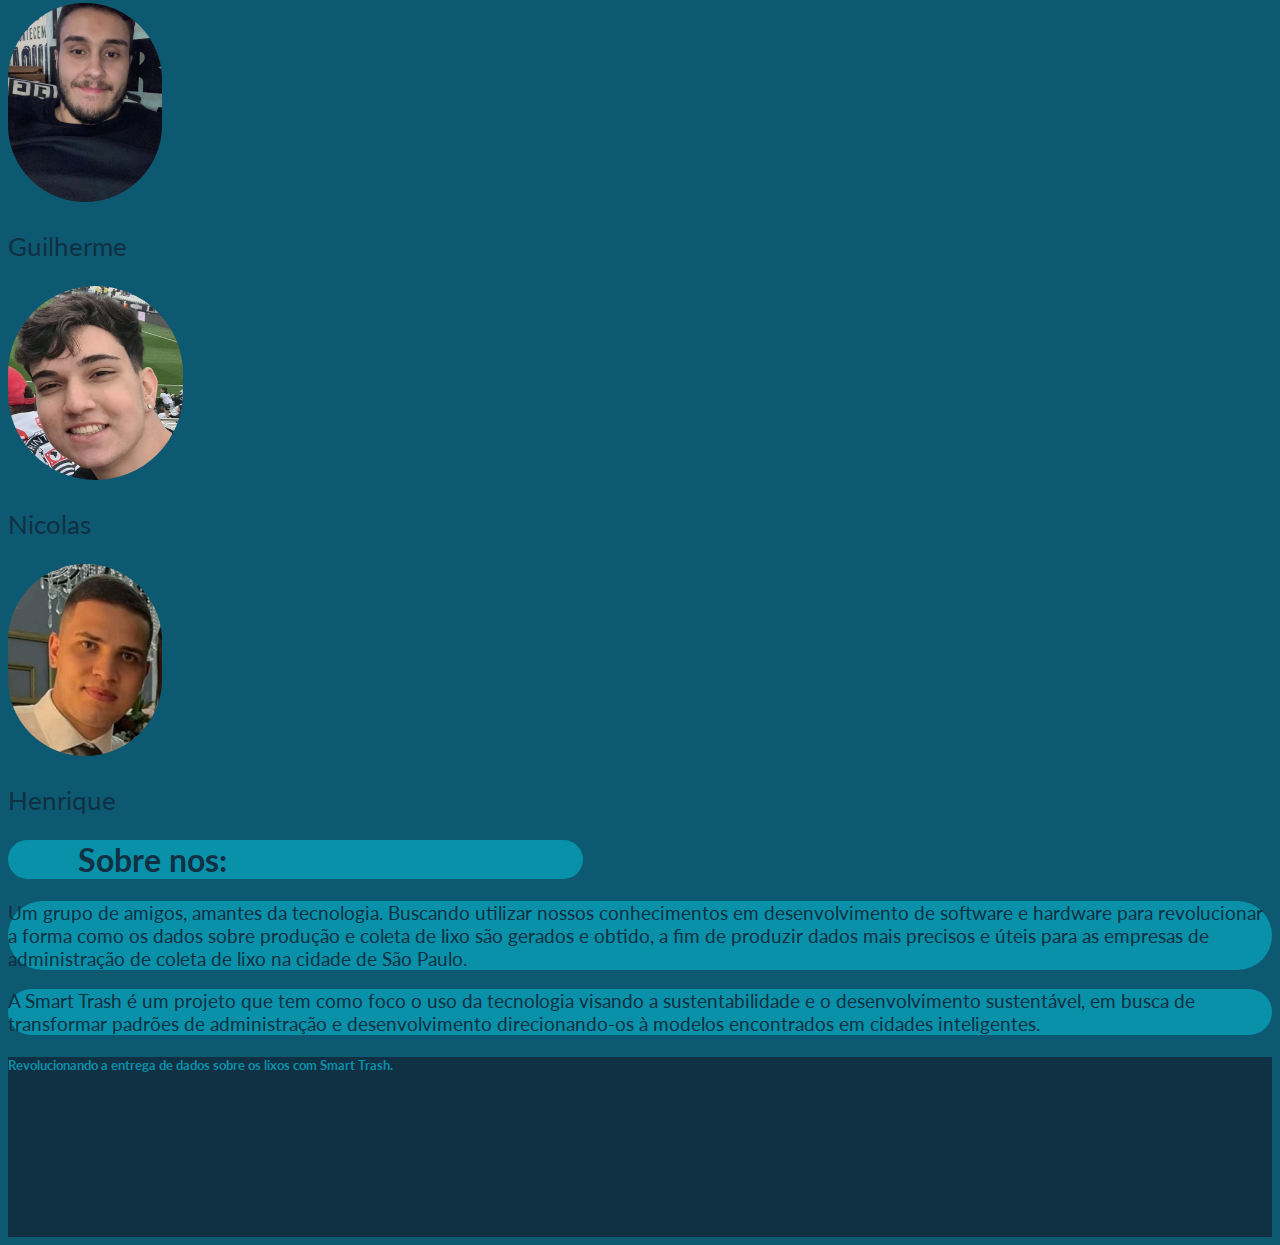
<file: sprint04/index.html>
<!DOCTYPE html>
<html lang="en">
<head>
    <meta charset="UTF-8">
    <meta name="viewport" content="width=device-width, initial-scale=1.0">
    <title>SMART TRASH</title>

    <!-- link fonte -->
    <link rel="preconnect" href="https://fonts.googleapis.com">
  <link rel="preconnect" href="https://fonts.gstatic.com" crossorigin>
    <link href="https://fonts.googleapis.com/css2?family=Lato&display=swap" rel="stylesheet">

    <!-- Chamada CSS BS -->
    <link href="https://cdn.jsdelivr.net/npm/bootstrap@5.3.1/dist/css/bootstrap.min.css" rel="stylesheet"
        integrity="sha384-4bw+/aepP/YC94hEpVNVgiZdgIC5+VKNBQNGCHeKRQN+PtmoHDEXuppvnDJzQIu9" crossorigin="anonymous">

    <!-- Chamada da minha CSS -->
    
    <link rel="stylesheet" href="./css/styles.css">

</head>
<body>

  <!-- parte 1 -->
  <header>
        <nav class="container navbar navbar-expand-lg" id="header">
  
          <div class="container my-4">
  
              <h3>SMART TRASH</h3>
              <button class="navbar-toggler" type="button" data-bs-toggle="collapse" data-bs-target="#navbarText" aria-controls="navbarText" aria-expanded="false" aria-label="Toggle navigation">
                <span class="navbar-toggler-icon"></span>
              </button>
  
            <div class="collapse navbar-collapse" id="navbarText">
              
              <ul class="navbar-nav mx-auto">
                <li class="nav-item mx-lg-5">
                  <a class="nav-link fw-bold fonte-header" href="#home">HOME</a>
                </li>
                <li class="nav-item mx-lg-5">
                  <a class="nav-link fw-bold fonte-header" href="#project">PROJETO</a>
                </li>
                <li class="nav-item mx-lg-5">
                  <a class="nav-link fw-bold fonte-header" href="#differencials">DIFERENCIAIS</a>
                </li>
                <li class="nav-item mx-lg-5">
                  <a class="nav-link fw-bold fonte-header" href="#formulario">FORMULÁRIO</a>
                </li>
                <li class="nav-item">
                  <a class="nav-link fw-bold fonte-header" href="#aboutus">SOBRE NOS</a>
                </li>
              </ul>
            </div>
        </nav>
  </header>

  <div class="divisao"></div>

  <!-- parte 2 -->
  <section class="bg-image text-center" id="home">
      <div class="container">
          <div class="row">
              <div class="d-flex justify-content-center align-items-center bg-imagem-height ">
                  <div class="d-flex flex-column align-items-center">
                      <h2 class="display-3 p-4 fundo text-center width-titulo">SMART TRASH</h2>
                      <p class="pa-parte2 fundo">A lixeira inteligente capaz de reformular o sistema de coleta de lixo nas cidades grandes.</p>
                  </div>
              </div>
          </div>
      </div>
  </section>
  
  <div class="divisao"></div>

  <!-- parte 3 -->
  <section class="container">
    <h1 class="text-center mt-5">Coleta de lixo na cidade de São Paulo</h1>
    <div class="row margin-parte-3">
      <div class="col-md-6 col-sm-12 mb-sm-5">
        <img class="imagem-parte-3 img-fluid rounded-cima mt-5" src="./images/coleta_lixo.jpg" alt="Imagem 1 sobre coleta de lixo">
        <p class="imagem-parte-3 text-center paragrafo fundo rounded-baixo p-2">A coleta de lixo no Brasil ainda é baseada em um modelo denominado plano de gestão integrada de resíduos sólidos (PGIRS). A central faz estimativas de geração e coleta com base na quantidade de lixo gerada por período e região.</p>
      </div>
      <div class="col-md-6 col-sm-12">
        <img class="imagem-parte-3 img-fluid rounded-cima" src="./images/coleta_lixo2.jpeg" alt="Imagem 2 sobre coleta de lixo">
        <p class="imagem-parte-3 text-center paragrafo fundo rounded-baixo p-2">Provocando uma grande dessincronia no serviço de coleta e acúmulo de lixo, surgindo problemas sociais, ambientais e de saúde pública, como: Alagamentos e inundações, aumento da poluição, desperdício de recursos públicos, desvalorização de imóveis, obstrução de vias públicas.</p>
      </div>
    </div>
  </section>
  

  <!-- parte 4 -->
  <section class="container" id="project">
    <h1 class="text-center mt-5">Projeto</h1>
    <div class="row d-flex align-items-center my-5 margin-left-parte4">
      <div class="col-md-6 ">
        <p class="w-100 text-center paragrafo fundo paragrafo rounded-cima rounded-baixo p-3">Smart Trash é capaz de <strong>coletar informações sobre o lixo depositado nela, e enviar informações para a central de coleta de lixo</strong>, que irá analisar esses dados coletados pela lixeira e produzir uma <strong>melhor administração de frota de caminhões de lixo e mão de obra</strong>, com base em informações coletadas em tempo real por todos os pontos de coleta de lixo distribuídos pela cidade.</p>
      </div>
      <div class="col-md-6">
          <img class="w-100 img-fluid rounded-cima rounded-baixo " src="./images/maps.png" alt="maps dos lixos que teriam a smart trash">  
          <p class="paragrafo text-center w-100 fundo rounded-cima rounded-baixo p-2 mt-2">Representação do maps das lixeiras que teriam a smart trash implementadas</p> 
      </div>
    </div> 
  </section>

  <!-- parte 5 -->
  <section class="container my-5 parte-5" id="differencials">
  <h1 class="text-center">Destaques</h1>
    <div class="text-center mt-5">
      <div class="row text-align-center">
        <div class="col-lg-3 col-md-6">
          <p class="w-100 rounded-cima rounded-baixo fundo paragrafo p-3">Economicamente viável, uma vez que, a energia elétrica e o consumo de 4G usado é menor do que a economia de combustível utilizado na frota de caminhões de lixo proporcionado pelo sistema de dados mais precisos fornecido pela Smart Trash.</p>
        </div>
        <div class="col-lg-3 col-md-6">
          <p class="w-100 rounded-cima rounded-baixo fundo paragrafo p-3">Grande atratividade devido sua economia e seu baixo custo de implementação, manutenção e gastos materiais.  Além de produzir uma tecnologia que condiz muito com a realidade de cidades inteligentes e possúi forte apoio do público atingido</p>
        </div>
        <div class="col-lg-3 col-md-6">
          <p class="w-100 rounded-cima rounded-baixo fundo paragrafo p-3">Material de alta durabilidade e fixação, capaz de sobreviver a longos períodos de coleta e resistência a diferentes climas, além de possuir metal de sacrifício para resistência à oxidação e possui metal de sacrifício para resistência à oxidação.</p>
        </div>
        <div class="col-lg-3 col-md-6">
          <p class="w-100 rounded-cima rounded-baixo fundo paragrafo p-3">A implementação dessa lixeira reduzirá o gasto de energia por meio de combustíveis fósseis como o óleo diesel e a gasolina, uma vez que com dados mais precisos em tempo real as centrais otimizarão o uso desses veículos para o serviço de coleta.</p>
        </div>
      </div>
    </div>
  </section>

  <!-- parte 6 -->
  <section class="container my-5 text-center">
    <h1>Protótipo da lixeira inteligente</h1>
    <img class="fundo mt-5 img-fluid" src="./images/Smart_Trash_2.0.jpg" alt="prototipo da smart trash">
  </section>

  <!-- parte 7 -->
  <section class="container my-5 parte-7" id="formulario">
    <h2 class="text-center">Nos ajude a expandir a smart trash</h2>

    <form id="conta" name="conta" method="get" action="" >

      <div class="row d-flex align-items-center my-5 fundo rounded-cima rounded-baixo p-5">
        
        <div class="col-md-4 my-2">                   
          <label for="nome" class="form-label h4">Nome</label>
          <input type="text" id="nome" name="nome" class="form-control form-control-lg" placeholder="Ex: Fulano de Tal"
          minlength="3" maxlength="150" required>
        </div>

        <div class="col-md-4 my-2">
          <label for="telefone" class="form-label h4">Número de Telefone:</label>
          <input type="tel" name="telefone" id="telefone" class="form-control form-control-lg" placeholder="(99) 99999-9999" required>
        </div>

        <div class="col-md-4 my-2">
          <label for="email" class="form-label h4">Email</label>
          <input type="email" name="email" id="email" class="form-control form-control-lg" placeholder="Digite seu e-mail" required>                    
        </div>


        <div class="col-md-4 my-4">
          <label for="cep" class="form-label h4">CEP</label>
          <input type="text" name="cep" id="cep"  class="form-control form-control-lg"  placeholder="Digite o CEP que o lixo se encontra" required>
        </div>

        <div class="col-md-4 my-4">
          <label for="numero" class="form-label h4">Número da residência</label>
          <input type="text" name="numero" id="numero"  class="form-control form-control-lg"  placeholder="Digite o Número da residência" >
        </div>

        <div class="col-md-4 my-4">
          <label for="Referência" class="form-label h4">Ponto de referência</label>
          <input type="text" name="Referência" id="Referência"  class="form-control form-control-lg"  placeholder="Digite um ponto de referência" >
        </div>

        <div class="col-md-8 my-2">
          <label for="mensagem" class="form-label h4">Mensagem Adicional</label>
          <textarea name="mensagem" id="mensagem"
          class="form-control"
          placeholder="Digite alguma informação adicional caso queira"></textarea>
        </div>

        <div class="col-md-4">
          <div class="d-flex justify-content-end mt-5">
            <button class="btn btn-primary btn-lg"
            type="submit">Enviar dados</button>                 
          </div> 
        </div>

      </div>

    </form>

  </section>

  <!-- parte 8 -->
  <section class="container" id="aboutus">
    <div class="row">
      <!-- imagens -->
      <div class="col-lg-6 col-md-12 margin-top-parte7">
        <!-- imagens cima -->
        <div class="d-flex text-center justify-content-center">
            <div class="margin-right-parte7">
                <img class="img-fluid" src="./images/joao.png" alt="Joao">
                <p class=" rounded-cima rounded-baixo nomes p-2">João</p>
            </div>
            <div class="margin-right-parte7">
                <img class="w-100 img-fluid" src="./images/mateus.png" alt="Mateus">
                <p class="rounded-cima rounded-baixo nomes p-2">Mateus</p>
            </div>
            <div>
                <img class="img-fluid" src="./images/guilherme.png" alt="Guilherme">
                <p class="rounded-cima rounded-baixo nomes p-2">Guilherme</p>
            </div>
        </div>
        <!-- imagens cima -->
        <!-- imagens baixo --> 
        <div class="d-flex text-center justify-content-center">
            <div class="margin-right-parte7">
                <img class="img fluid nicolas" src="./images/nicolas.jpeg" alt="Nicolas">
                <p class="rounded-cima rounded-baixo nomes p-2">Nicolas</p>
            </div>
            <div>
                <img class="img-fluid" src="./images/henrique.png" alt="Henrique">
                <p class="rounded-cima rounded-baixo nomes p-2">Henrique</p>
            </div>
        </div>
        <!-- imagens baixo -->
      </div>
      <!-- imagens -->
      <!-- texto -->
      <div class="col-lg-6 col-md-12">
        <h1 class="mb-5 fundo rounded-cima rounded-baixo sobre-nos text-center p-3">Sobre nos:</h1>
        <p class="paragrafo mb-5 fundo rounded-cima rounded-baixo text-center p-3">Um grupo de amigos, amantes da tecnologia. Buscando utilizar nossos conhecimentos em desenvolvimento de software e hardware para revolucionar a forma como os dados sobre produção e coleta de lixo são gerados e obtido, a fim de produzir dados mais precisos e úteis para as empresas de administração de coleta de lixo na cidade de São Paulo.</p>
        <p class="paragrafo fundo rounded-cima rounded-baixo text-center p-3">A Smart Trash é um projeto que tem como foco o uso da tecnologia visando a sustentabilidade e o desenvolvimento sustentável, em busca de transformar padrões de administração e desenvolvimento direcionando-os à modelos encontrados em cidades inteligentes.</p>
      </div>
      <!-- texto -->
    </div>  
  </section>

  <!-- parte 9 -->
  <footer class="footer d-flex align-items-center justify-content-center">
    <h5>Revolucionando a entrega de dados sobre os lixos com Smart Trash.</h5>
</footer>


    <!-- Chamada do JS do BS -->
    <script src="https://cdn.jsdelivr.net/npm/bootstrap@5.3.1/dist/js/bootstrap.bundle.min.js"
        integrity="sha384-HwwvtgBNo3bZJJLYd8oVXjrBZt8cqVSpeBNS5n7C8IVInixGAoxmnlMuBnhbgrkm" crossorigin="anonymous">
    </script>
</body>
</html>
</file>
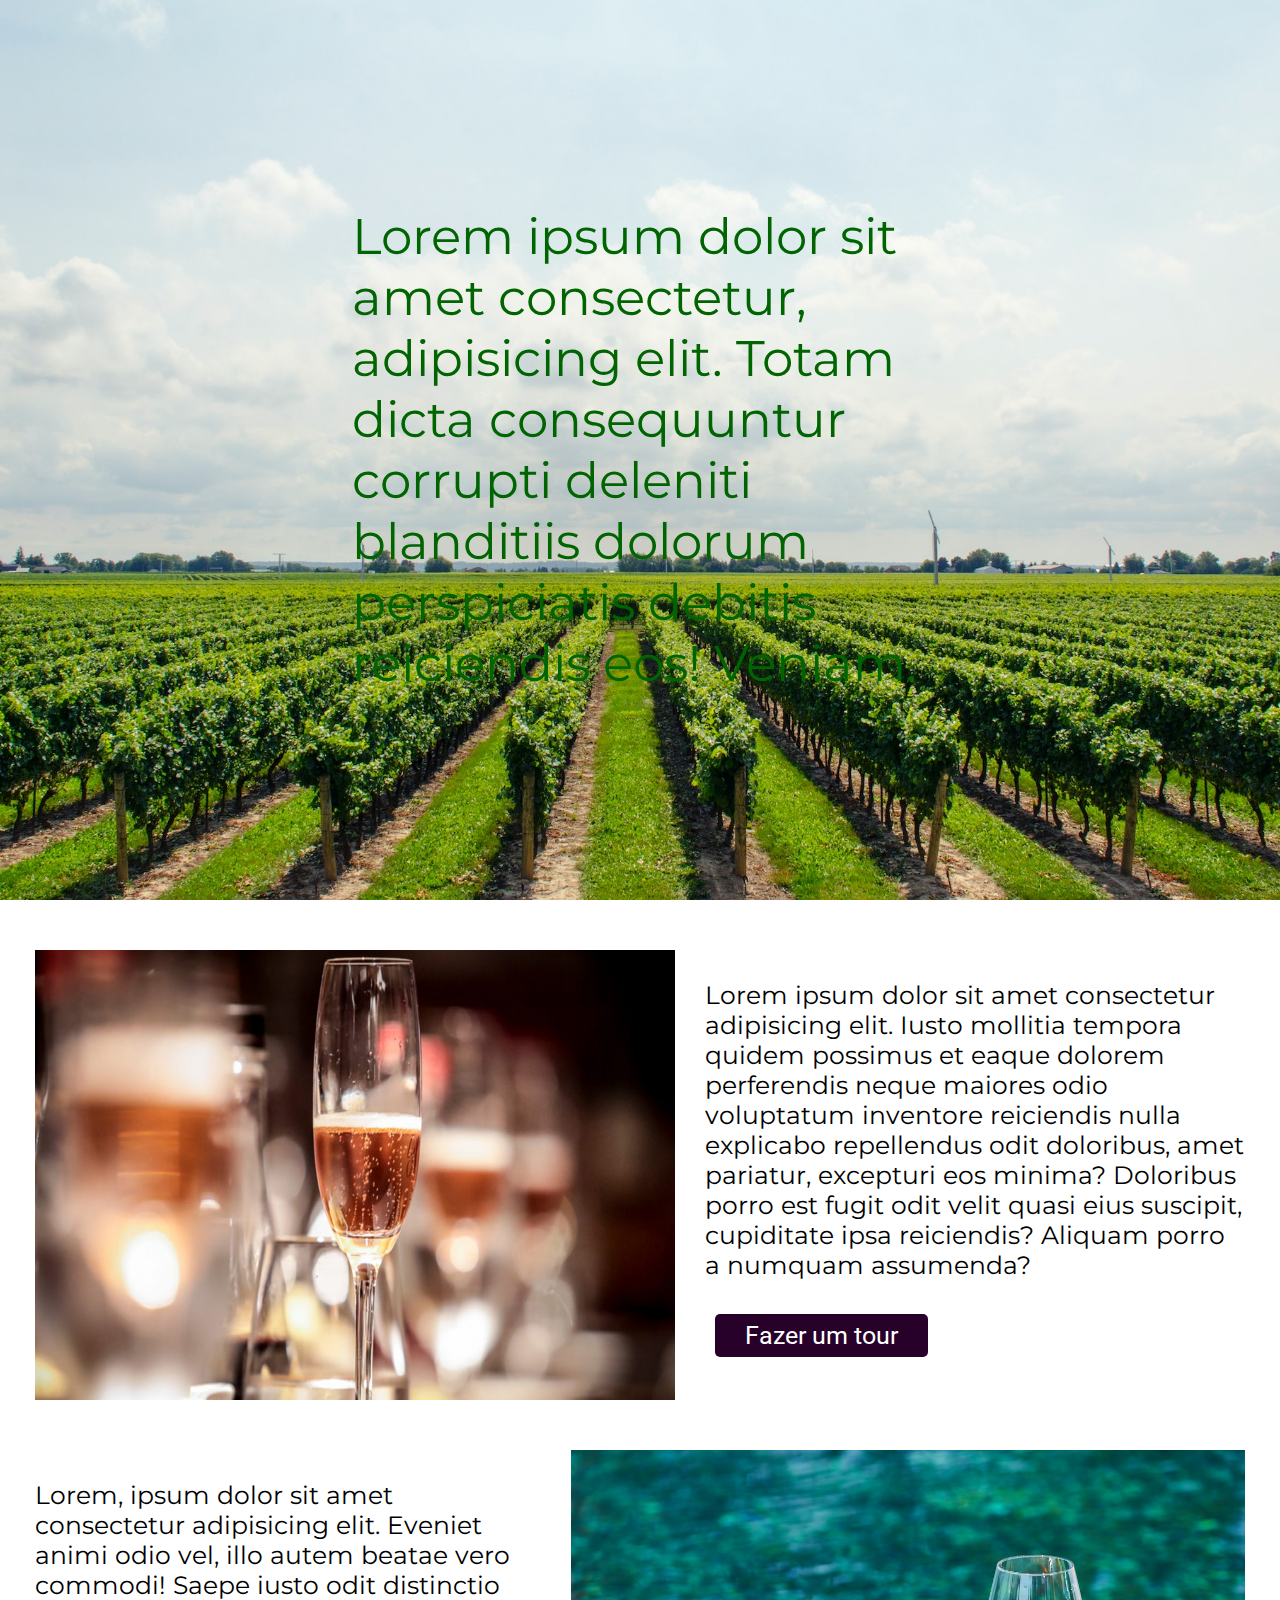
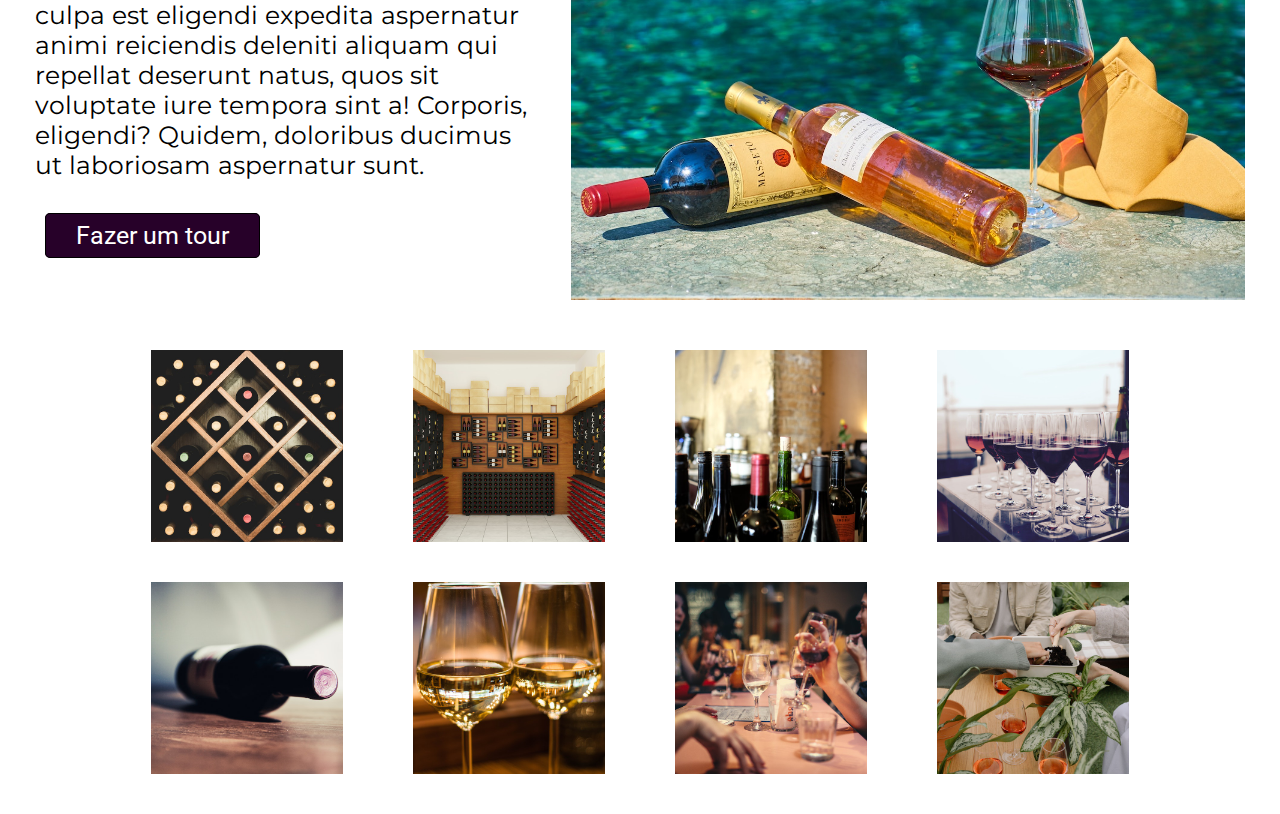
<file: exercicios basico/vinho.html>
<!DOCTYPE html>
<html lang="en">
<head>
    <meta charset="UTF-8">
    <meta name="viewport" content="width=device-width, initial-scale=1.0">
    <title>Vinho</title>

    <link rel="preconnect" href="https://fonts.googleapis.com">
    <link rel="preconnect" href="https://fonts.gstatic.com" crossorigin>
    <link href="https://fonts.googleapis.com/css2?family=Montserrat:wght@600&display=swap" rel="stylesheet">

    <link rel="preconnect" href="https://fonts.googleapis.com">
    <link rel="preconnect" href="https://fonts.gstatic.com" crossorigin>
    <link href="https://fonts.googleapis.com/css2?family=Roboto&display=swap" rel="stylesheet">

    <link rel="stylesheet" href="./assests/css/styles.css">
</head>
<body>

    <div class="posicao_principal imagem_principal">
        <p class="texto_principal">Lorem ipsum dolor sit amet consectetur, adipisicing elit. Totam dicta consequuntur corrupti deleniti blanditiis dolorum perspiciatis debitis reiciendis eos! Veniam.</p>
    </div>  

    <div class="conteudo_espumante">
        <img class="imagem_espumante" src="./assests/imagens/espumante.jpg" alt="imagem do espumante">
        <div class="texto_link_espumante">
            <p class="texto_espumante">Lorem ipsum dolor sit amet consectetur adipisicing elit. Iusto mollitia tempora quidem possimus et eaque dolorem perferendis neque maiores odio voluptatum inventore reiciendis nulla explicabo repellendus odit doloribus, amet pariatur, excepturi eos minima? Doloribus porro est fugit odit velit quasi eius suscipit, cupiditate ipsa reiciendis? Aliquam porro a numquam assumenda?</p>
            <a class="link_espumante" href="https://www.imigrantesbebidas.com.br/espumante">Fazer um tour</a>
        </div>
    </div>

    <div class="conteudo_rose">
        <img class="imagem_rose" src="./assests/imagens/vinho_rose.jpg" alt="imagem do vinho rose">
        <div class="texto_link_rose">
            <p class="texto_rose">Lorem, ipsum dolor sit amet consectetur adipisicing elit. Eveniet animi odio vel, illo autem beatae vero commodi! Saepe iusto odit distinctio culpa est eligendi expedita aspernatur animi reiciendis deleniti aliquam qui repellat deserunt natus, quos sit voluptate iure tempora sint a! Corporis, eligendi? Quidem, doloribus ducimus ut laboriosam aspernatur sunt.</p>
            <a class="link_rose" href="">Fazer um tour</a>
        </div>
    </div>

    <div class="imagens_vinhos">
        <div class="imagens_vinhos_cima">
            <img src="./assests/imagens/vinho_1.jpg" alt="vinho 1">
            <img src="./assests/imagens/vinho2.jpg" alt="vinho 2">
            <img src="./assests/imagens/vinho3.jpg" alt="vinho 3">
            <img src="./assests/imagens/vinho4.jpg" alt="vinho 4">
        </div>
        <div class="imagens_vinhos_baixo">
            <img src="./assests/imagens/vinho5.jpg" alt="vinho 5">
            <img src="./assests/imagens/vinho6.jpg" alt="vinho 6">
            <img src="./assests/imagens/vinho7.jpg" alt="vinho 7">
            <img src="./assests/imagens/vinho8.jpg" alt="vinho 8">
        </div>
    </div>

</body>
</html>
</file>
<file: cp04/assets/css/styles.css>
:root {
    --font-body: 'font-family: 'Heebo', sans-serif;';
    --color-gray: #F4F5F9; 
    --color-dark: black;
}

body {
    font-family: var(--font-body);
}

.bg-gray {
    background-color: #F4F5F9;
}

.bg-dark {
    background-color: black;
}

.height-60 { min-height: 60vh;}
.height-25 { min-height: 25vh;}

.nav-link {    
    font-size: 20px;
}
</file>
<file: cp05/css/style.css>
* {
    margin: 0;
    padding: 0;
    box-sizing: border-box;
    font-family: var(--fonte);
}

html {
    font-size: 62.5%;
}

:root {
    --laranja: #EF6209;
    --cinza-escuro: #121212;
    --branco: #FFFFFF;
    --fonte: 'Quicksand', sans-serif;
}
</file>
<file: cp05/css/header.css>
header {
    width: 100vw;
    height: 8vh;
    background-color: var(--cinza-escuro);
    display: grid;
    align-items: center;
    grid-template-columns: auto auto;
    padding: 0 4vw;
}

.icones_esquerda {
    font-size: 3rem;
    color: var(--branco);
    display: grid;
    justify-self: start;
    grid-auto-flow: column;
    gap: 2vw;
}

.icones_direita {
    font-size: 3rem;
    color: var(--laranja);
    justify-self: end;
    display: grid;
    grid-auto-flow: column;
    gap: 1.5vw;
}
</file>
<file: cp05/css/background.css>
.titulo {
    display: flex;
    align-items: center;
    width: 95%;
    padding: 3rem 0;
    margin: auto;
}

.titulo img {
    width: 4vw;
}

.titulo h1 {
    font-size: 4vw;
}

.main {
    width: 95%;
    padding: 5px;
    margin: auto;
}

.bg {
    background-repeat: no-repeat;
    background-size: cover; 
    background-position: center;

}

.gallery {
    display: grid;
    grid-template-columns: repeat(4, 1fr);
    grid-auto-rows: 12vw;
    grid-template-areas:
    "img1 img1 img2 cinza"
    "img1 img1 laranja img3"
    "img4 img5 img5 img6"
    "img4 img5 img5 img6"
    "img4 img7 img8 img8"
    "img4 img7 img8 img8";
    gap: 0.5rem;
}

.img1 {background-image: url('../imagens/img1.jpg');grid-area: img1;}
.img2 {background-image: url('../imagens/img2.jpg');grid-area: img2;}
.img3 {background-image: url('../imagens/img3.jpg');grid-area: img3;}
.img4 {background-image: url('../imagens/img4.jpg');grid-area: img4;}
.img5 {background-image: url('../imagens/img5.jpg');grid-area: img5;}
.img6 {background-image: url('../imagens/img6.jpg');grid-area: img6;}
.img7 {background-image: url('../imagens/img7.jpg');grid-area: img7;}
.img8 {background-image: url('../imagens/img8.jpg');grid-area: img8;}

.laranja {
    background-color: var(--laranja);
    color: var(--branco);
    grid-area: laranja;
}

.cinza {
    background-color: var(--cinza-escuro);
    color: var(--branco);
    grid-area: cinza;
}

.container {
    display: grid;
    grid-template-columns: 1.5fr 3fr 0.8fr;
    grid-template-rows: 0.5fr 2.5fr 1.5fr; 
    width: 100%;
    height: 100%;
}
  
.item {
    background-color: var(--laranja);
    color: var(--branco);
}
  
.item1 {
    grid-column: 3;
    grid-row: 1;
    width: 100%;
    display: flex;
    align-items: center;
    justify-content: center;
}
  
.item2 {
    grid-column: 1;
    grid-row: 3;
    padding: 1rem;
    display: flex;
    flex-direction: column;
    justify-content: space-between;
}
  
.container h1 {
    font-size: 1.5vw;
}
  
.item2 h1 {
    font-size: 1vw;
}
  
.item2 p {
    font-size: 0.8vw;
}

.container2 {
    padding: 2rem;
    display: grid;
    width: 100%;
    height: 100%;
  }

  .container2 h1 {
    font-size: 1vw;
    display: grid;
    justify-self: end;
    align-self: end;
  }

  .container2 p {
    font-size: 1.2vw;
  }

  .container3 {
    padding: 2rem;
    display: grid;
    width: 100%;
    height: 100%;
  }

  .container3 h1 {
    font-size: 1.2vw;
  }

  .container3 p {
    font-size: 1vw;
    display: grid;
    align-self: end;
  }

  .container4 {
    display: grid;
    grid-template-columns: 2.5fr 1fr;
    grid-template-rows: 1.3fr 2.5fr; 
    width: 100%;
    height: 100%;
  }

  .item3 {
    grid-column: 2;
    grid-row: 1;
    padding: 1rem;
    display: flex;
    flex-direction: column;
    justify-content: space-between;
  }

  .item3 h1 {
    font-size: 1vw;
  }
  
  .item3 p {
    font-size: 0.8vw;
  }

@media (min-width: 768px) and (max-width: 991px) {
    .gallery {      
        grid-template-columns: 1fr 1fr;
        grid-auto-rows: 35vw;
        grid-template-areas: 
        "img1 img2"
        "cinza img3"
        "img4 laranja"
        "img5 img6"
        "img7 img8";
        gap: 0.5rem;
    }

    .titulo img {
        width: 5vw;
    }
    
    .titulo h1 {
        font-size: 5vw;
    }

    .container {
        grid-template-columns: 1.5fr 0.7fr 0.8fr;
        grid-template-rows: 0.5fr 1.7fr 2fr;
    }

    .container h1 {
        font-size: 2.2vw;
    }

    .item2 h1 {
        font-size: 1.8vw;
    }
      
    .item2 p {
        font-size: 1.7vw;
    }

    .container3 h1 {
        font-size: 2vw;
    }
    
    .container3 p {
        font-size: 1.8vw;
        display: grid;
        align-self: end;
    }

    .container2 h1 {
        font-size: 1.8vw;
        display: grid;
        justify-self: end;
        align-self: end;
    }
    
    .container2 p {
        font-size: 2vw;
    }

    .container4 {
        grid-template-columns: 1fr 1fr;
        grid-template-rows: 1.5fr 1.7fr; 
    }

    .item3 h1 {
        font-size: 1.8vw;
    }
      
    .item3 p {
        font-size: 1.7vw;
    }
}

@media (min-width: 567px) and (max-width: 767px) {
    .gallery {      
        grid-template-columns: 1fr;
        grid-auto-rows: 60vw;
        grid-template-areas: 
        "img1"
        "img1"
        "cinza"
        "img2"
        "laranja"
        "img3"
        "img4"
        "img5"
        "img6"
        "img7"
        "img7"
        "img8"
        ;
        gap: 0.5rem;
    }

    .titulo img {
        width: 7vw;
    }
    
    .titulo h1 {
        font-size: 7vw;
    }

    .container {
        grid-template-columns: 1.5fr 1.8fr 0.6fr;
        grid-template-rows: 0.25fr 3.5fr 1fr;
    }

    .container h1 {
        font-size: 2.8vw;
    }

    .item2 h1 {
        font-size: 2.6vw;
    }
      
    .item2 p {
        font-size: 2.6vw;
    }

    .container3 h1 {
        font-size: 3.5vw;
    }
    
    .container3 p {
        font-size: 3.5vw;
        display: grid;
        align-self: end;
    }

    .container2 h1 {
        font-size: 3.5vw;
        display: grid;
        justify-self: end;
        align-self: end;
    }
    
    .container2 p {
        font-size: 3.5vw;
    }

    .container4 {
        grid-template-columns: 1fr 1fr;
        grid-template-rows: 1.5fr 1.7fr; 
    }

    .item3 h1 {
        font-size: 2.8vw;
    }
      
    .item3 p {
        font-size: 2.6vw;
    }
}
</file>
<file: cp2/assets/css/styles.css>
* {
    margin: 0;
    padding: 0;
    box-sizing: border-box;
    background-color: #FAEBD7;
}

.conteudo {
    display: flex;
    padding: 0 10% 5% 15%;
}

.conteudo img {
    border-radius: 20px;
}

.imagem_principal {
    width: 37vw;    
}

.imagens_menores {
    display: flex;
    flex-wrap: wrap;
    padding-left: 40px;
    gap: 25px 40px;
}

.imagens_menores img {
    height:26.5vh;
} 

.descricao {
    display: flex;
    flex-direction: column;
    padding: 0 15%;
    gap: 10px;
}

.descricao p {
    font-family: 'Nunito Sans', sans-serif;
    font-size: 2.5vmin;
}

.ficha_tecnica {
    padding: 5% 15% 5% 14% ;
    display: flex;
    justify-content: space-between;
}

.esquerda {
    display: flex;
    flex-direction: column;
}

.esquerda h1 {
    margin-left: 5%;
}

.esquerda img {
    height: 10vh;
}

.esquerda_cima {
    display: flex;
    gap: 15%;
    margin-top: 5%;
    margin-bottom: 10%;
}

.esquerda_baixo {
    display: flex;
    gap: 13%;
}


.direita p {
    font-family: 'Nunito Sans', sans-serif;
    font-size: 60px;
}

.direita a {
    font-family: 'Nunito Sans', sans-serif;
    font-size: 45px;
    text-decoration: none;
    border: 1px solid black;
    padding: 8px 70px;
    background-color: rgb(39, 1, 41);
    color: white;
    border-radius: 15px;
}
</file>
<file: cp2/assets/css/header.css>
.header {
    margin: 2% 15% 1%;
    font-family: 'Montserrat', sans-serif;
}

.conteudo_header img {
    width: 4%;
}

.conteudo_header {
    display: flex;
    gap: 10px;
}

.conteudo_header p {
    font-size: 3vmin;
    padding: 12px 0 0 0;
}
</file>
<file: sprint03/assets/css/style.css>
body{
    background-color: #0d5971;
    color: #103043;
    font-family: 'Lato', sans-serif;
}

.fonte-header {
    color: #103043;
}
 
.bg-image{
     background-image: linear-gradient(rgba(255, 255, 255, 0.2), rgba(255, 255, 255, 0.2)), url(../../images/home.png);
     background-size: cover;
     background-repeat: no-repeat;
}

.fundo {
    background-color:#0991a9;
}

.divisao {
    background-color: #103043;
    height: 0.5vh;
}

.rounded-cima {
    border-top-left-radius: 40px;
    border-top-right-radius: 40px;
}

.rounded-baixo {
    border-bottom-left-radius: 40px;
    border-bottom-right-radius: 40px;
}

.paragrafo {
    font-size: 1.5vw;
}

.bg-imagem-height {
    height: 60vh;
}

.pa-parte2 {
    font-size: 25px;
}

.margin-parte-3 {
    margin-left: 10vw;
    margin-top: 10vh;
    margin-bottom: 5vh;
}

.imagem-parte-3 {
    width: 80%;
}

.margin-left-parte4 {
    margin-left: 8vw;
}

.margin-right-parte7 {
    margin-right: 1vw;
}

.margin-top-parte7 {
    margin-top: 6%;
}

.nicolas {
    width: 175px;
    border-top-left-radius: 110px;
    border-top-right-radius: 110px;
    border-bottom-left-radius: 110px;
    border-bottom-right-radius: 110px;
}

.sobre-nos {
    width: 40%;
    padding-left: 5.5%;
}

.nomes {
    font-size: 2vw;
    color: #103043;
}

.footer {
    height: 20vh;
    color: #0991a9;
}
</file>
<file: sprint04/css/styles.css>
body {
  background-color: #0d5971;
  color: #103043;
  font-family: "Lato", sans-serif;
}
body .fonte-header {
  color: #103043;
}
body .divisao {
  background-color: #103043;
  height: 0.5vh;
}
body .bg-image {
  background-image: linear-gradient(rgba(255, 255, 255, 0.2), rgba(255, 255, 255, 0.2)), url(../images/home.png);
  background-size: cover;
  background-repeat: no-repeat;
}
body .bg-image .bg-imagem-height {
  height: 60vh;
}
body .bg-image .bg-imagem-height .fundo {
  background-color: rgba(9, 145, 169, 0.6);
  padding: 20px;
  border-top-left-radius: 40px;
  border-top-right-radius: 40px;
  border-bottom-left-radius: 40px;
  border-bottom-right-radius: 40px;
}
body .bg-image .bg-imagem-height .width-titulo {
  width: 50%;
}
body .bg-image .bg-imagem-height .pa-parte2 {
  font-size: 25px;
}
body .margin-parte-3 {
  margin: 10vh 0 5vw 10vw;
}
body .margin-parte-3 .imagem-parte-3 {
  width: 80%;
}
body .margin-parte-3 .rounded-cima {
  border-top-left-radius: 40px;
  border-top-right-radius: 40px;
}
body .margin-parte-3 .paragrafo {
  font-size: 1.5vw;
}
body .margin-parte-3 .fundo {
  background-color: #0991a9;
}
body .margin-parte-3 .rounded-baixo {
  border-bottom-left-radius: 40px;
  border-bottom-right-radius: 40px;
}
body .margin-left-parte4 {
  margin-left: 8vw;
}
body .margin-left-parte4 .paragrafo {
  font-size: 1.5vw;
}
body .margin-left-parte4 .fundo {
  background-color: #0991a9;
}
body .margin-left-parte4 .rounded-cima {
  border-top-left-radius: 40px;
  border-top-right-radius: 40px;
}
body .margin-left-parte4 .rounded-baixo {
  border-bottom-left-radius: 40px;
  border-bottom-right-radius: 40px;
}
body .parte-5 .rounded-cima {
  border-top-left-radius: 40px;
  border-top-right-radius: 40px;
}
body .parte-5 .rounded-baixo {
  border-bottom-left-radius: 40px;
  border-bottom-right-radius: 40px;
}
body .parte-5 .paragrafo {
  font-size: 1.5vw;
}
body .parte-5 .fundo {
  background-color: #0991a9;
}
body .parte-7 .fundo {
  background-color: #0991a9;
}
body .parte-7 .rounded-cima {
  border-top-left-radius: 40px;
  border-top-right-radius: 40px;
}
body .parte-7 .rounded-baixo {
  border-bottom-left-radius: 40px;
  border-bottom-right-radius: 40px;
}
body .margin-top-parte7 {
  margin-top: 6%;
}
body .margin-top-parte7 .margin-right-parte7 {
  margin-right: 1vw;
}
body .margin-top-parte7 .margin-right-parte7 .rounded-cima {
  border-top-left-radius: 40px;
  border-top-right-radius: 40px;
}
body .margin-top-parte7 .margin-right-parte7 .rounded-baixo {
  border-bottom-left-radius: 40px;
  border-bottom-right-radius: 40px;
}
body .margin-top-parte7 .margin-right-parte7 .nomes {
  font-size: 2vw;
  color: #103043;
}
body .margin-top-parte7 .nomes {
  font-size: 2vw;
  color: #103043;
}
body .margin-top-parte7 .margin-right-parte7 {
  margin-right: 1vw;
}
body .margin-top-parte7 .margin-right-parte7 .nicolas {
  width: 175px;
  border-top-left-radius: 110px;
  border-top-right-radius: 110px;
  border-bottom-left-radius: 110px;
  border-bottom-right-radius: 110px;
}
body .fundo {
  background-color: #0991a9;
}
body .rounded-cima {
  border-top-left-radius: 40px;
  border-top-right-radius: 40px;
}
body .rounded-baixo {
  border-bottom-left-radius: 40px;
  border-bottom-right-radius: 40px;
}
body .sobre-nos {
  width: 40%;
  padding-left: 5.5%;
}
body .paragrafo {
  font-size: 1.5vw;
}
body .footer {
  color: #0991a9;
  height: 20vh;
  background-color: #103043;
}

@media (max-width: 991px) {
  body .margin-parte-3 .imagem-parte-3 {
    width: 100%;
  }
  body .margin-parte-3 .paragrafo {
    font-size: 2.5vw;
  }
  body .margin-left-parte4 .paragrafo {
    font-size: 2.5vw;
  }
  body .rounded-cima {
    border-top-left-radius: 40px;
    border-top-right-radius: 40px;
  }
  body .rounded-baixo {
    border-bottom-left-radius: 40px;
    border-bottom-right-radius: 40px;
  }
  body .paragrafo {
    font-size: 2.5vw;
  }
  body .fundo {
    background-color: #0991a9;
  }
  body .margin-top-parte7 {
    margin-top: 6%;
  }
  body .margin-top-parte7 .margin-right-parte7 {
    margin-right: 1vw;
  }
  body .margin-top-parte7 .margin-right-parte7 .nomes {
    font-size: 3vw;
    color: #103043;
  }
  body .margin-top-parte7 .nomes {
    font-size: 3vw;
    color: #103043;
  }
  body .margin-top-parte7 .margin-right-parte7 {
    margin-right: 1vw;
  }
  body .paragrafo {
    font-size: 2.5vw;
  }
}

/*# sourceMappingURL=styles.css.map */
</file>
<file: exercicios basico/assests/css/styles.css>
* {
    margin: 0; 
    box-sizing: border-box;
}

.posicao_principal {
    width: 100%;
    height: 100vh;
    background-repeat: no-repeat;
    background-size: cover;
    background-position: 50%;
    background-attachment: fixed;
    display: flex;
    flex-direction: row;
    align-items: center;
    justify-content: center;
}

.imagem_principal {
    background-image: url(../imagens/imagem_fundo.jpg);

}

.texto_principal {
    width: 45%;
    color: #006400;
    font-size: 50px;
    font-family: 'Montserrat', sans-serif;
}

.conteudo_espumante {
    margin: 50px 35px 50px 35px;
    display: flex;
    gap: 30px;
}

.imagem_espumante{
    width: 50vw;
    height: 50vh;
}

.texto_link_espumante {
    font-family: 'Montserrat', sans-serif;
    font-size: 25px;   
}

.texto_espumante {
    margin: 30px 0 40px 0;
}

.link_espumante {
    text-decoration: none;
    margin-left: 10px;
    color: white;
    background-color: rgb(39, 1, 41);
    padding: 7px 30px;
    border-radius: 5px;
    font-family: 'Roboto', sans-serif;
}

.conteudo_rose {
    display: flex;
    flex-direction: row-reverse;
    margin: 0 35px 50px;
    gap: 40px;
}

.imagem_rose {
    width: 110vw;
    height: 50vh;
}

.texto_link_rose {
    font-size: 25px;
    font-family: 'Montserrat', sans-serif;
}

.texto_rose {
    margin: 30px 0 40px 0;
}

.link_rose {
    font-family: 'Roboto', sans-serif;
    text-decoration: none;
    margin-left: 10px;
    border: 1px solid black;
    padding: 7px 30px;
    background-color: rgb(39, 1, 41);
    color: white;
    border-radius: 5px;
}

.imagens_vinhos img {
    width: 15vw;
}

.imagens_vinhos_cima {
    display: flex;
    justify-content: center;
    padding: 0 150px 40px;
    gap: 70px;
}

.imagens_vinhos_baixo {
    display: flex;
    justify-content: center;
    padding: 0 150px 40px;
    gap: 70px;
}
</file>
